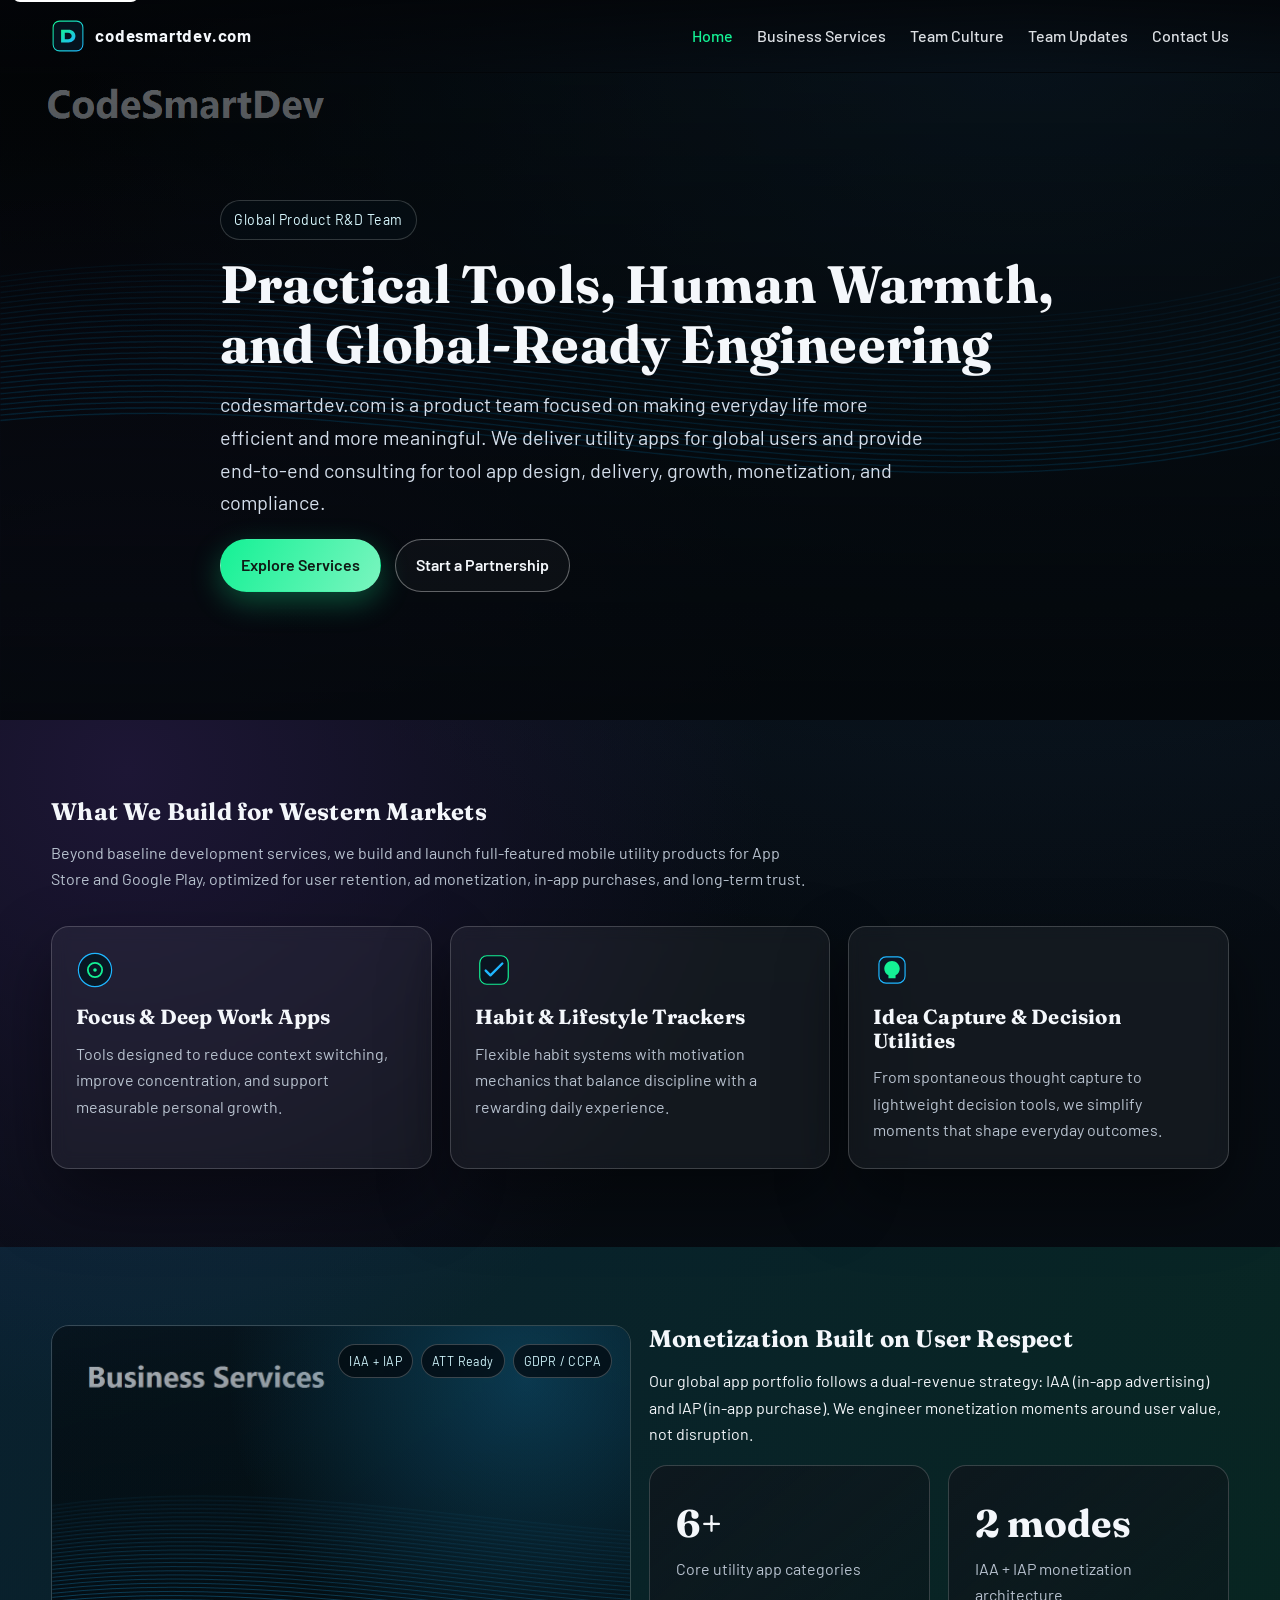
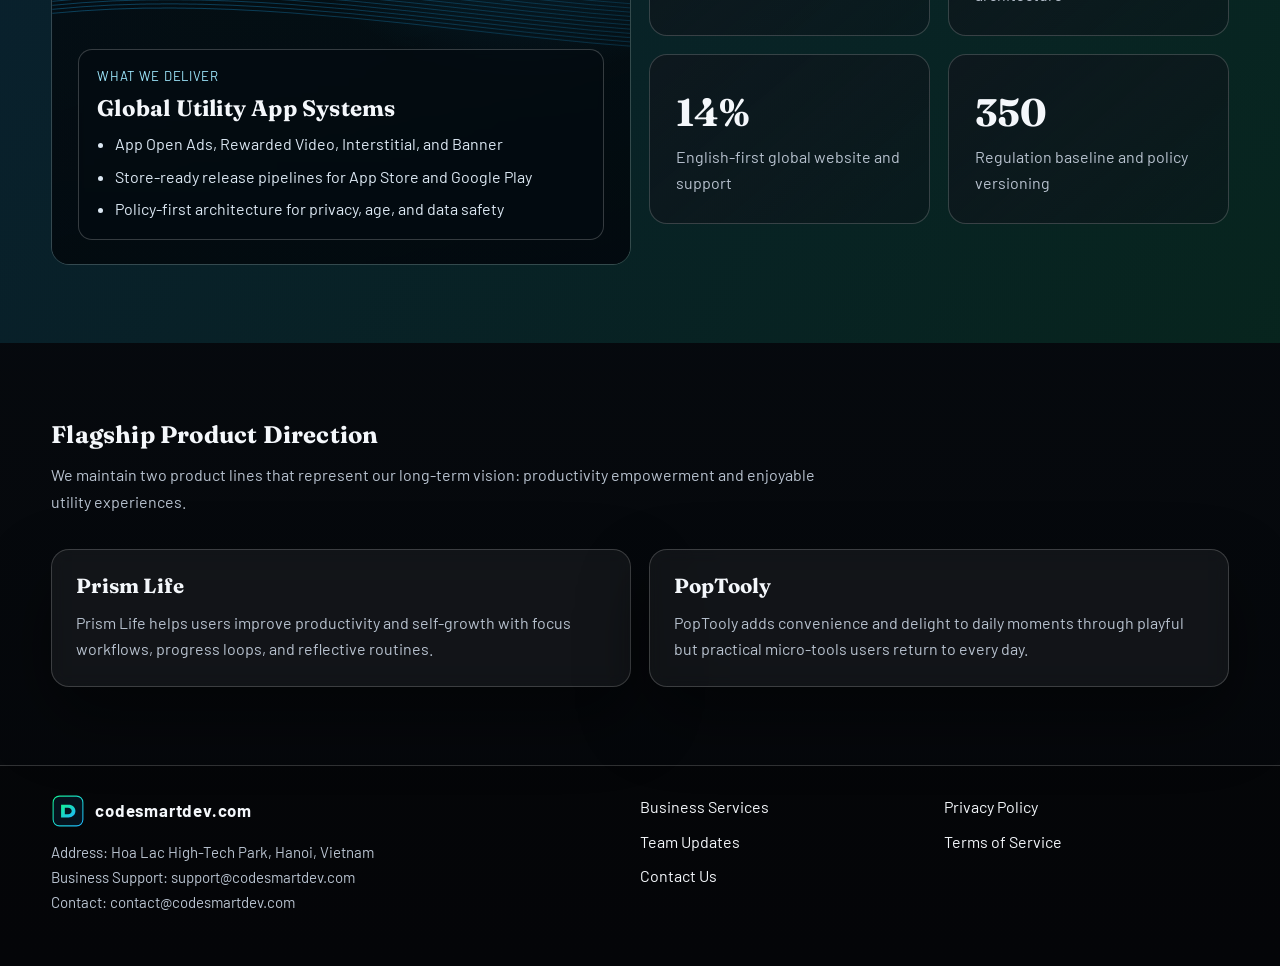
<file: index.html>
<!DOCTYPE html>
<html lang="en">
<head>
  <meta charset="UTF-8" />
  <meta name="viewport" content="width=device-width, initial-scale=1.0" />
  <title>codesmartdev.com | Tool Apps for Productivity and Everyday Delight</title>
  <meta name="description" content="codesmartdev.com develops globally compliant utility apps and consulting services for App Store and Google Play, powered by IAA and IAP with privacy-first design." />
  <meta name="keywords" content="codesmartdev.com, utility app studio, mobile tools, App Store, Google Play, IAA, IAP, AdMob compliance, GDPR, CCPA" />
  <meta name="robots" content="index,follow,max-image-preview:large,max-snippet:-1,max-video-preview:-1" />
  <meta property="og:type" content="website" />
  <meta property="og:title" content="codesmartdev.com Global Team Website" />
  <meta property="og:description" content="We build practical and beautifully engineered mobile tools for global users." />
  <meta property="og:url" content="https://codesmartdev.com/" />
  <meta property="og:image" content="images/og-cover.png" />
  <meta name="twitter:card" content="summary_large_image" />
  <meta name="twitter:title" content="codesmartdev.com" />
  <meta name="twitter:description" content="Productivity and lifestyle utility apps for global markets." />
  <link rel="canonical" href="https://codesmartdev.com/" />
  <link rel="alternate" hreflang="en" href="https://codesmartdev.com/" />
  <link rel="icon" type="image/svg+xml" href="images/favicon.svg" />
  <link rel="stylesheet" href="css/style.css" />
  <script type="application/ld+json">
  {
    "@context": "https://schema.org",
    "@type": "Organization",
    "name": "codesmartdev.com",
    "url": "https://codesmartdev.com/",
    "logo": "https://codesmartdev.com/images/logo.svg",
    "email": "contact@codesmartdev.com",
    "contactPoint": [
      {
        "@type": "ContactPoint",
        "contactType": "customer support",
        "email": "support@codesmartdev.com",
        "availableLanguage": ["English"]
      }
    ],
    "address": {
      "@type": "PostalAddress",
      "streetAddress": "Hoa Lac High-Tech Park",
      "addressLocality": "Hanoi",
      "addressCountry": "Vietnam"
    },
    "sameAs": [
      "https://codesmartdev.com/"
    ]
  }
  </script>
</head>
<body>
  <a href="#content" class="skip-link">Skip to content</a>
  <div class="preloader" aria-hidden="true"><div class="loader-mark"></div></div>

  <header class="site-header">
    <div class="container header-inner">
      <a class="brand" href="index.html" aria-label="codesmartdev.com Home">
        <img src="images/logo.svg" class="brand-logo" alt="codesmartdev.com logo" />
        <span class="brand-text">codesmartdev.com</span>
      </a>
      <button class="nav-toggle" aria-expanded="false" aria-label="Toggle menu">Menu</button>
      <nav class="nav-links" aria-label="Primary navigation">
        <a class="active" href="index.html">Home</a>
        <a href="services.html">Business Services</a>
        <a href="culture.html">Team Culture</a>
        <a href="news.html">Team Updates</a>
        <a href="contact.html">Contact Us</a>
      </nav>
    </div>
  </header>

  <main id="content">
    <section class="hero hero-home">
      <div class="hero-bg parallax" data-speed="0.08" style="background-image: url('images/hero-home.png');"></div>
      <div class="hero-overlay"></div>
      <div class="container hero-content reveal">
        <span class="kicker">Global Product R&D Team</span>
        <h1>Practical Tools, Human Warmth, and Global-Ready Engineering</h1>
        <p class="lead">codesmartdev.com is a product team focused on making everyday life more efficient and more meaningful. We deliver utility apps for global users and provide end-to-end consulting for tool app design, delivery, growth, monetization, and compliance.</p>
        <div class="cta-row">
          <a class="btn btn-primary" href="services.html">Explore Services</a>
          <a class="btn btn-secondary" href="contact.html">Start a Partnership</a>
        </div>
      </div>
    </section>

    <section>
      <div class="container">
        <div class="section-head reveal">
          <h2>What We Build for Western Markets</h2>
          <p>Beyond baseline development services, we build and launch full-featured mobile utility products for App Store and Google Play, optimized for user retention, ad monetization, in-app purchases, and long-term trust.</p>
        </div>
        <div class="grid grid-3">
          <article class="card">
            <img src="images/icon-focus.svg" class="card-icon" alt="Focus icon" />
            <h3>Focus & Deep Work Apps</h3>
            <p>Tools designed to reduce context switching, improve concentration, and support measurable personal growth.</p>
          </article>
          <article class="card">
            <img src="images/icon-habit.svg" class="card-icon" alt="Habit icon" />
            <h3>Habit & Lifestyle Trackers</h3>
            <p>Flexible habit systems with motivation mechanics that balance discipline with a rewarding daily experience.</p>
          </article>
          <article class="card">
            <img src="images/icon-idea.svg" class="card-icon" alt="Idea icon" />
            <h3>Idea Capture & Decision Utilities</h3>
            <p>From spontaneous thought capture to lightweight decision tools, we simplify moments that shape everyday outcomes.</p>
          </article>
        </div>
      </div>
    </section>

    <section class="strip">
      <div class="container">
        <div class="grid grid-2">
          <div class="image-panel showcase-panel reveal">
            <img src="images/hero-services.png" alt="Product dashboard and mobile utility interfaces" />
            <div class="showcase-overlay">
              <p class="showcase-kicker">What We Deliver</p>
              <h3>Global Utility App Systems</h3>
              <ul class="showcase-list">
                <li>App Open Ads, Rewarded Video, Interstitial, and Banner</li>
                <li>Store-ready release pipelines for App Store and Google Play</li>
                <li>Policy-first architecture for privacy, age, and data safety</li>
              </ul>
            </div>
            <div class="showcase-tags" aria-hidden="true">
              <span>IAA + IAP</span>
              <span>ATT Ready</span>
              <span>GDPR / CCPA</span>
            </div>
          </div>
          <div class="reveal">
            <h2>Monetization Built on User Respect</h2>
            <p>Our global app portfolio follows a dual-revenue strategy: IAA (in-app advertising) and IAP (in-app purchase). We engineer monetization moments around user value, not disruption.</p>
            <div class="grid grid-2" style="margin-top: 18px;">
              <div class="metric">
                <div class="metric-value" data-counter="6" data-suffix="+">0</div>
                <div class="metric-label">Core utility app categories</div>
              </div>
              <div class="metric">
                <div class="metric-value" data-counter="2" data-suffix=" modes">0</div>
                <div class="metric-label">IAA + IAP monetization architecture</div>
              </div>
              <div class="metric">
                <div class="metric-value" data-counter="100" data-suffix="%">0</div>
                <div class="metric-label">English-first global website and support</div>
              </div>
              <div class="metric">
                <div class="metric-value" data-counter="2026">0</div>
                <div class="metric-label">Regulation baseline and policy versioning</div>
              </div>
            </div>
          </div>
        </div>
      </div>
    </section>

    <section>
      <div class="container">
        <div class="section-head reveal">
          <h2>Flagship Product Direction</h2>
          <p>We maintain two product lines that represent our long-term vision: productivity empowerment and enjoyable utility experiences.</p>
        </div>
        <div class="grid grid-2">
          <article class="card">
            <h3>Prism Life</h3>
            <p>Prism Life helps users improve productivity and self-growth with focus workflows, progress loops, and reflective routines.</p>
          </article>
          <article class="card">
            <h3>PopTooly</h3>
            <p>PopTooly adds convenience and delight to daily moments through playful but practical micro-tools users return to every day.</p>
          </article>
        </div>
      </div>
    </section>
  </main>

  <footer class="site-footer">
    <div class="container footer-grid">
      <div>
        <a class="brand" href="index.html">
          <img src="images/logo.svg" class="brand-logo" alt="codesmartdev.com logo" />
          <span class="brand-text">codesmartdev.com</span>
        </a>
        <p class="footer-meta">Address: Hoa Lac High-Tech Park, Hanoi, Vietnam<br />Business Support: support@codesmartdev.com<br />Contact: contact@codesmartdev.com</p>
      </div>
      <nav class="footer-nav" aria-label="Footer navigation">
        <a href="services.html">Business Services</a>
        <a href="news.html">Team Updates</a>
        <a href="contact.html">Contact Us</a>
      </nav>
      <nav class="footer-legal" aria-label="Legal links">
        <a href="privacy-policy.html">Privacy Policy</a>
        <a href="terms-of-service.html">Terms of Service</a>
      </nav>
    </div>
  </footer>

  <script src="js/main.js" defer></script>
</body>
</html>
</file>
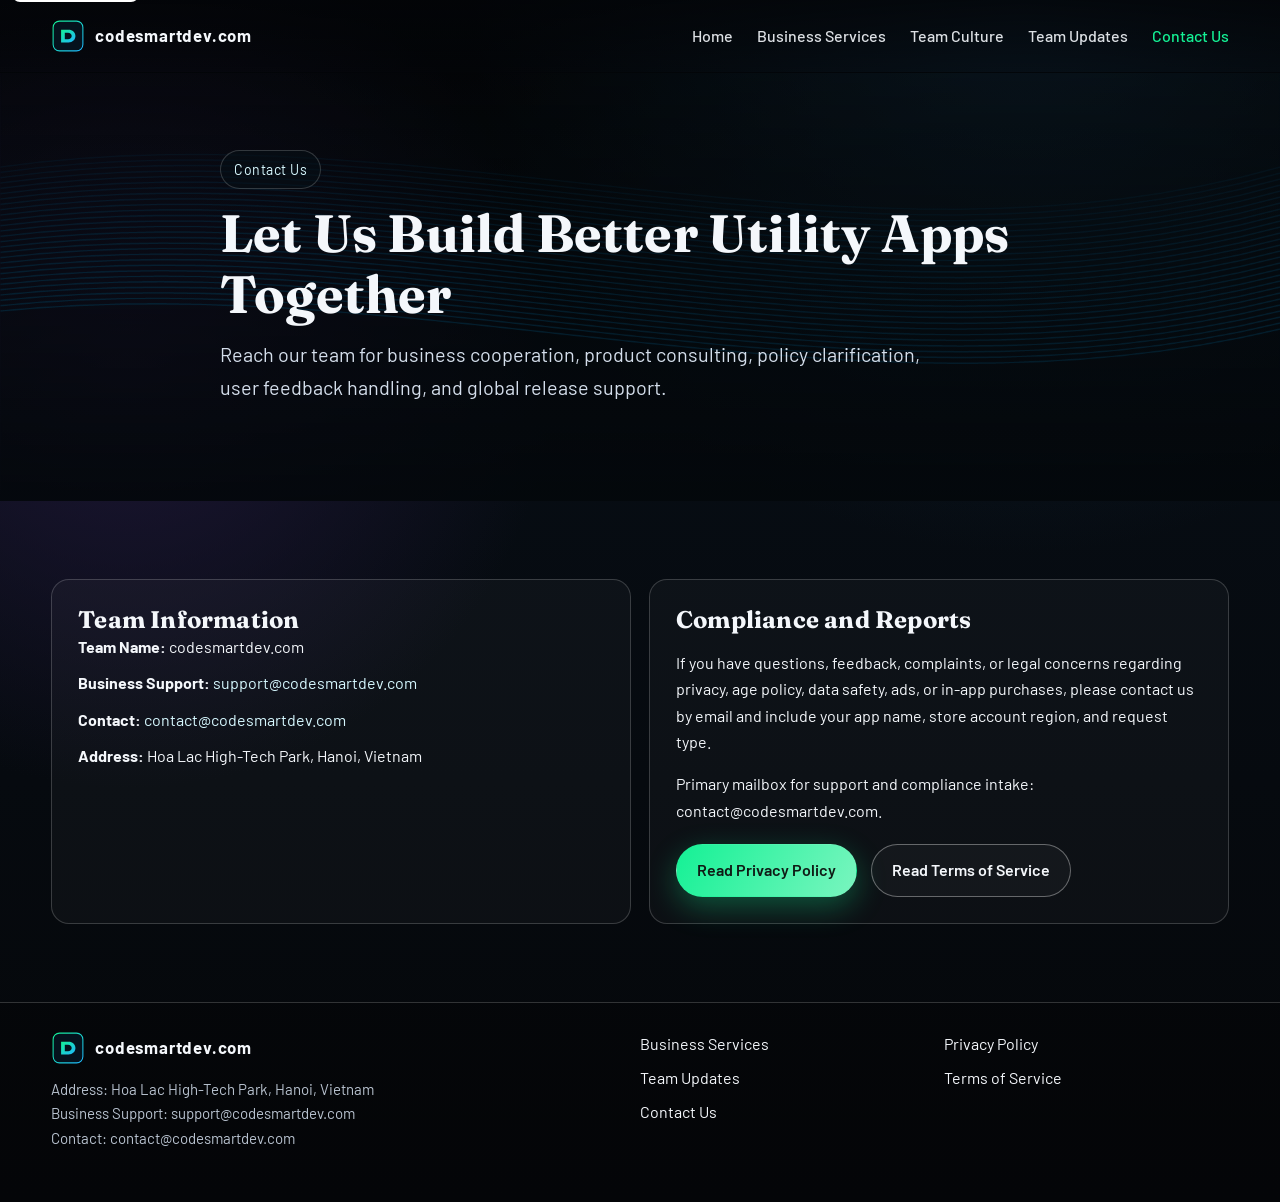
<file: contact.html>
<!DOCTYPE html>
<html lang="en">
<head>
  <meta charset="UTF-8" />
  <meta name="viewport" content="width=device-width, initial-scale=1.0" />
  <title>Contact Us | codesmartdev.com</title>
  <meta name="description" content="Contact codesmartdev.com for business support, partnership opportunities, and global utility app consulting." />
  <meta name="robots" content="index,follow" />
  <link rel="canonical" href="https://codesmartdev.com/contact.html" />
  <link rel="alternate" hreflang="en" href="https://codesmartdev.com/contact.html" />
  <link rel="icon" type="image/svg+xml" href="images/favicon.svg" />
  <link rel="stylesheet" href="css/style.css" />
</head>
<body>
  <a href="#content" class="skip-link">Skip to content</a>
  <div class="preloader" aria-hidden="true"><div class="loader-mark"></div></div>

  <header class="site-header">
    <div class="container header-inner">
      <a class="brand" href="index.html"><img src="images/logo.svg" class="brand-logo" alt="Logo" /><span class="brand-text">codesmartdev.com</span></a>
      <button class="nav-toggle" aria-expanded="false" aria-label="Toggle menu">Menu</button>
      <nav class="nav-links" aria-label="Primary navigation">
        <a href="index.html">Home</a>
        <a href="services.html">Business Services</a>
        <a href="culture.html">Team Culture</a>
        <a href="news.html">Team Updates</a>
        <a class="active" href="contact.html">Contact Us</a>
      </nav>
    </div>
  </header>

  <main id="content">
    <section class="hero page-hero">
      <div class="hero-bg parallax" data-speed="0.07" style="background-image: url('images/hero-contact.png');"></div>
      <div class="hero-overlay"></div>
      <div class="container hero-content reveal">
        <span class="kicker">Contact Us</span>
        <h1>Let Us Build Better Utility Apps Together</h1>
        <p class="lead">Reach our team for business cooperation, product consulting, policy clarification, user feedback handling, and global release support.</p>
      </div>
    </section>

    <section>
      <div class="container grid grid-2">
        <article class="contact-box reveal">
          <h2>Team Information</h2>
          <ul class="contact-list">
            <li><strong>Team Name:</strong> codesmartdev.com</li>
            <li><strong>Business Support:</strong> <a href="mailto:support@codesmartdev.com">support@codesmartdev.com</a></li>
            <li><strong>Contact:</strong> <a href="mailto:contact@codesmartdev.com">contact@codesmartdev.com</a></li>
            <li><strong>Address:</strong> Hoa Lac High-Tech Park, Hanoi, Vietnam</li>
          </ul>
        </article>

        <article class="contact-box reveal">
          <h2>Compliance and Reports</h2>
          <p>If you have questions, feedback, complaints, or legal concerns regarding privacy, age policy, data safety, ads, or in-app purchases, please contact us by email and include your app name, store account region, and request type.</p>
          <p>Primary mailbox for support and compliance intake: <a href="mailto:contact@codesmartdev.com">contact@codesmartdev.com</a>.</p>
          <div class="cta-row">
            <a class="btn btn-primary" href="privacy-policy.html">Read Privacy Policy</a>
            <a class="btn btn-secondary" href="terms-of-service.html">Read Terms of Service</a>
          </div>
        </article>
      </div>
    </section>
  </main>

  <footer class="site-footer">
    <div class="container footer-grid">
      <div>
        <a class="brand" href="index.html"><img src="images/logo.svg" class="brand-logo" alt="Logo" /><span class="brand-text">codesmartdev.com</span></a>
        <p class="footer-meta">Address: Hoa Lac High-Tech Park, Hanoi, Vietnam<br />Business Support: support@codesmartdev.com<br />Contact: contact@codesmartdev.com</p>
      </div>
      <nav class="footer-nav" aria-label="Footer navigation">
        <a href="services.html">Business Services</a>
        <a href="news.html">Team Updates</a>
        <a href="contact.html">Contact Us</a>
      </nav>
      <nav class="footer-legal" aria-label="Legal links">
        <a href="privacy-policy.html">Privacy Policy</a>
        <a href="terms-of-service.html">Terms of Service</a>
      </nav>
    </div>
  </footer>

  <script src="js/main.js" defer></script>
</body>
</html>
</file>
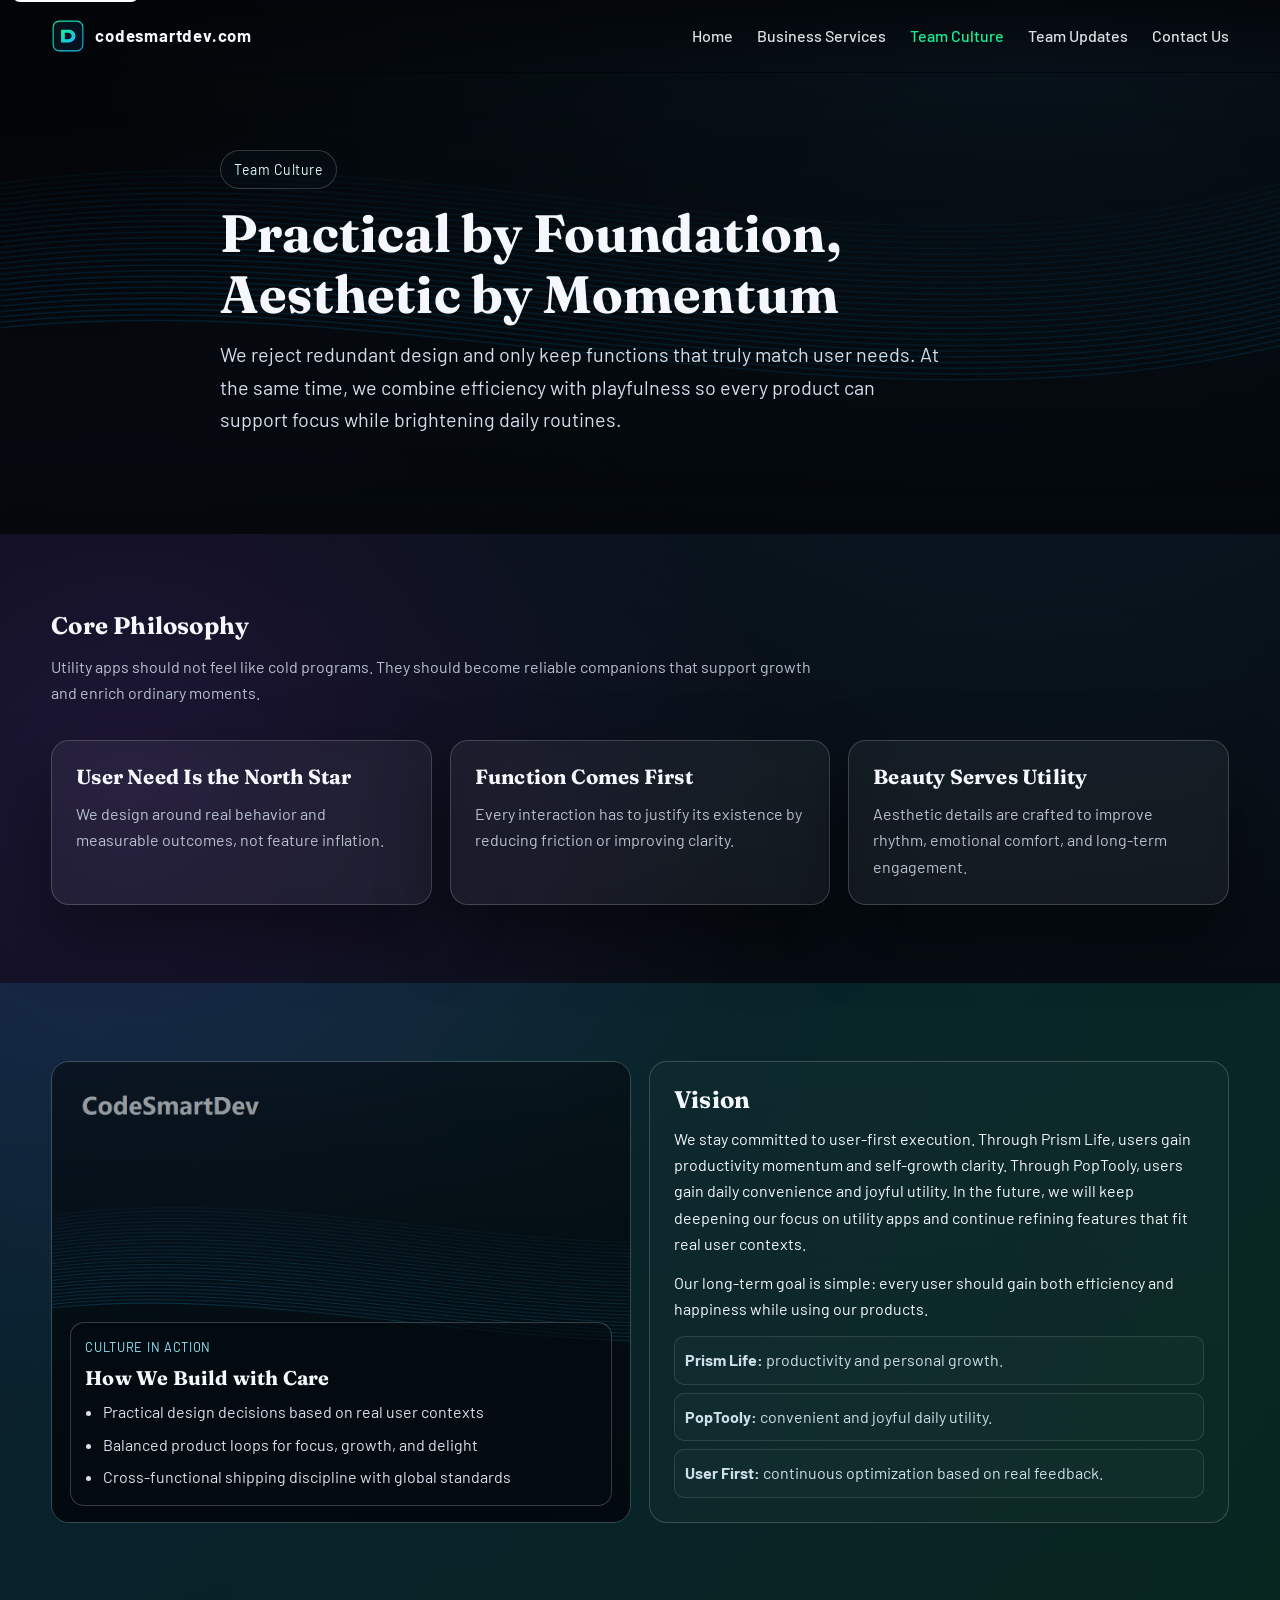
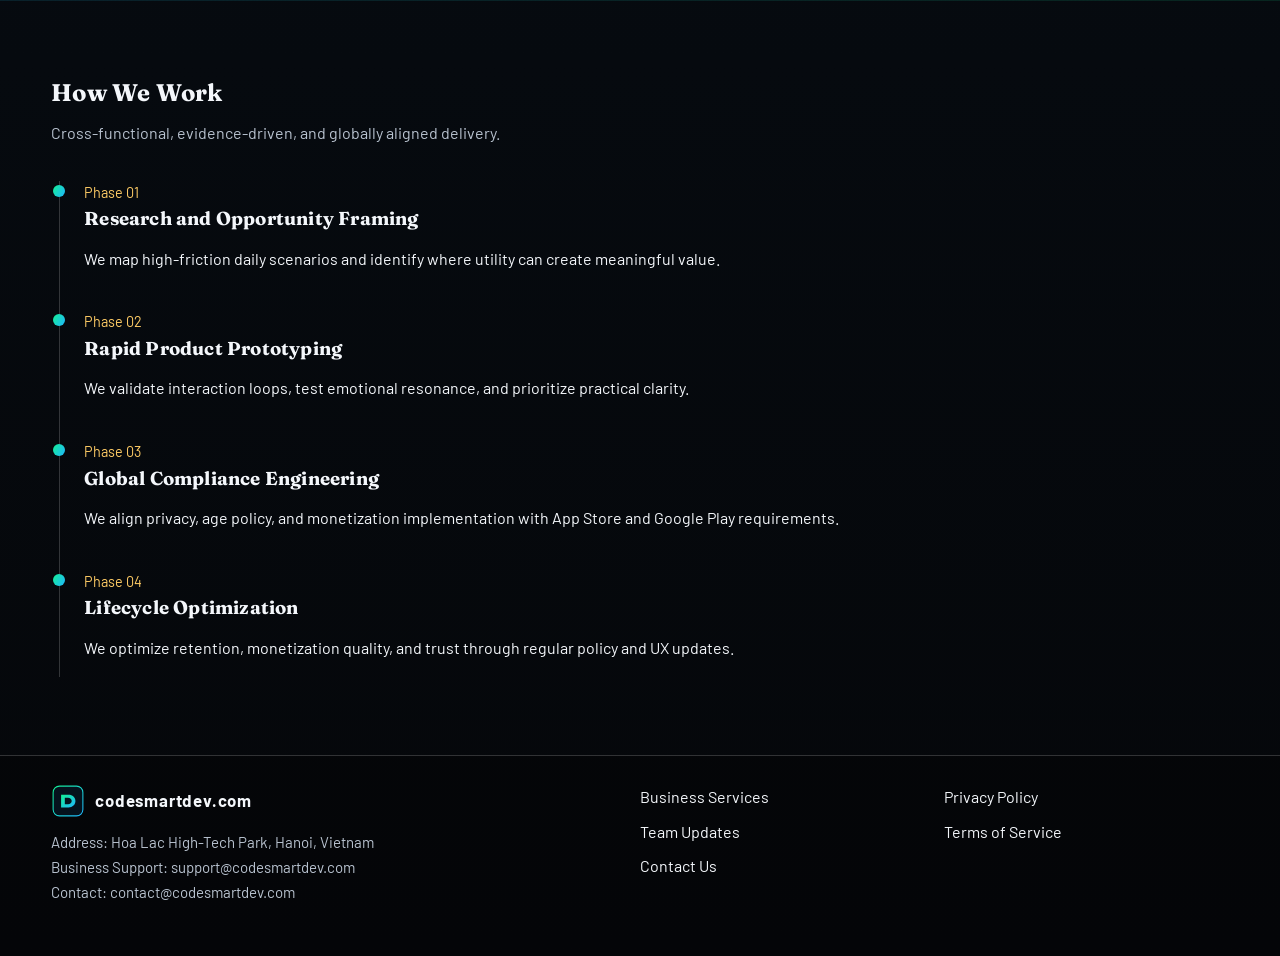
<file: culture.html>
<!DOCTYPE html>
<html lang="en">
<head>
  <meta charset="UTF-8" />
  <meta name="viewport" content="width=device-width, initial-scale=1.0" />
  <title>Team Culture | codesmartdev.com</title>
  <meta name="description" content="The core philosophy and team vision of codesmartdev.com: practical by foundation, aesthetic by momentum, always user-first." />
  <meta name="robots" content="index,follow" />
  <link rel="canonical" href="https://codesmartdev.com/culture.html" />
  <link rel="alternate" hreflang="en" href="https://codesmartdev.com/culture.html" />
  <link rel="icon" type="image/svg+xml" href="images/favicon.svg" />
  <link rel="stylesheet" href="css/style.css" />
</head>
<body>
  <a href="#content" class="skip-link">Skip to content</a>
  <div class="preloader" aria-hidden="true"><div class="loader-mark"></div></div>

  <header class="site-header">
    <div class="container header-inner">
      <a class="brand" href="index.html"><img src="images/logo.svg" class="brand-logo" alt="Logo" /><span class="brand-text">codesmartdev.com</span></a>
      <button class="nav-toggle" aria-expanded="false" aria-label="Toggle menu">Menu</button>
      <nav class="nav-links" aria-label="Primary navigation">
        <a href="index.html">Home</a>
        <a href="services.html">Business Services</a>
        <a class="active" href="culture.html">Team Culture</a>
        <a href="news.html">Team Updates</a>
        <a href="contact.html">Contact Us</a>
      </nav>
    </div>
  </header>

  <main id="content">
    <section class="hero page-hero">
      <div class="hero-bg parallax" data-speed="0.06" style="background-image: url('images/hero-culture.png');"></div>
      <div class="hero-overlay"></div>
      <div class="container hero-content reveal">
        <span class="kicker">Team Culture</span>
        <h1>Practical by Foundation, Aesthetic by Momentum</h1>
        <p class="lead">We reject redundant design and only keep functions that truly match user needs. At the same time, we combine efficiency with playfulness so every product can support focus while brightening daily routines.</p>
      </div>
    </section>

    <section>
      <div class="container">
        <div class="section-head reveal">
          <h2>Core Philosophy</h2>
          <p>Utility apps should not feel like cold programs. They should become reliable companions that support growth and enrich ordinary moments.</p>
        </div>
        <div class="grid grid-3">
          <article class="card">
            <h3>User Need Is the North Star</h3>
            <p>We design around real behavior and measurable outcomes, not feature inflation.</p>
          </article>
          <article class="card">
            <h3>Function Comes First</h3>
            <p>Every interaction has to justify its existence by reducing friction or improving clarity.</p>
          </article>
          <article class="card">
            <h3>Beauty Serves Utility</h3>
            <p>Aesthetic details are crafted to improve rhythm, emotional comfort, and long-term engagement.</p>
          </article>
        </div>
      </div>
    </section>

    <section class="strip culture-vision-section">
      <div class="container grid grid-2">
        <div class="image-panel vision-panel reveal">
          <img src="images/hero-home.png" alt="Design and engineering collaboration" />
          <div class="vision-overlay">
            <p class="vision-kicker">Culture In Action</p>
            <h3>How We Build with Care</h3>
            <ul class="vision-list">
              <li>Practical design decisions based on real user contexts</li>
              <li>Balanced product loops for focus, growth, and delight</li>
              <li>Cross-functional shipping discipline with global standards</li>
            </ul>
          </div>
        </div>
        <div class="reveal vision-copy">
          <h2>Vision</h2>
          <p>We stay committed to user-first execution. Through Prism Life, users gain productivity momentum and self-growth clarity. Through PopTooly, users gain daily convenience and joyful utility. In the future, we will keep deepening our focus on utility apps and continue refining features that fit real user contexts.</p>
          <p>Our long-term goal is simple: every user should gain both efficiency and happiness while using our products.</p>
          <div class="vision-points">
            <div class="vision-point"><strong>Prism Life:</strong> productivity and personal growth.</div>
            <div class="vision-point"><strong>PopTooly:</strong> convenient and joyful daily utility.</div>
            <div class="vision-point"><strong>User First:</strong> continuous optimization based on real feedback.</div>
          </div>
        </div>
      </div>
    </section>

    <section>
      <div class="container">
        <div class="section-head reveal">
          <h2>How We Work</h2>
          <p>Cross-functional, evidence-driven, and globally aligned delivery.</p>
        </div>
        <div class="timeline reveal">
          <div class="timeline-item">
            <time>Phase 01</time>
            <h3>Research and Opportunity Framing</h3>
            <p>We map high-friction daily scenarios and identify where utility can create meaningful value.</p>
          </div>
          <div class="timeline-item">
            <time>Phase 02</time>
            <h3>Rapid Product Prototyping</h3>
            <p>We validate interaction loops, test emotional resonance, and prioritize practical clarity.</p>
          </div>
          <div class="timeline-item">
            <time>Phase 03</time>
            <h3>Global Compliance Engineering</h3>
            <p>We align privacy, age policy, and monetization implementation with App Store and Google Play requirements.</p>
          </div>
          <div class="timeline-item">
            <time>Phase 04</time>
            <h3>Lifecycle Optimization</h3>
            <p>We optimize retention, monetization quality, and trust through regular policy and UX updates.</p>
          </div>
        </div>
      </div>
    </section>
  </main>

  <footer class="site-footer">
    <div class="container footer-grid">
      <div>
        <a class="brand" href="index.html"><img src="images/logo.svg" class="brand-logo" alt="Logo" /><span class="brand-text">codesmartdev.com</span></a>
        <p class="footer-meta">Address: Hoa Lac High-Tech Park, Hanoi, Vietnam<br />Business Support: support@codesmartdev.com<br />Contact: contact@codesmartdev.com</p>
      </div>
      <nav class="footer-nav" aria-label="Footer navigation">
        <a href="services.html">Business Services</a>
        <a href="news.html">Team Updates</a>
        <a href="contact.html">Contact Us</a>
      </nav>
      <nav class="footer-legal" aria-label="Legal links">
        <a href="privacy-policy.html">Privacy Policy</a>
        <a href="terms-of-service.html">Terms of Service</a>
      </nav>
    </div>
  </footer>

  <script src="js/main.js" defer></script>
</body>
</html>
</file>
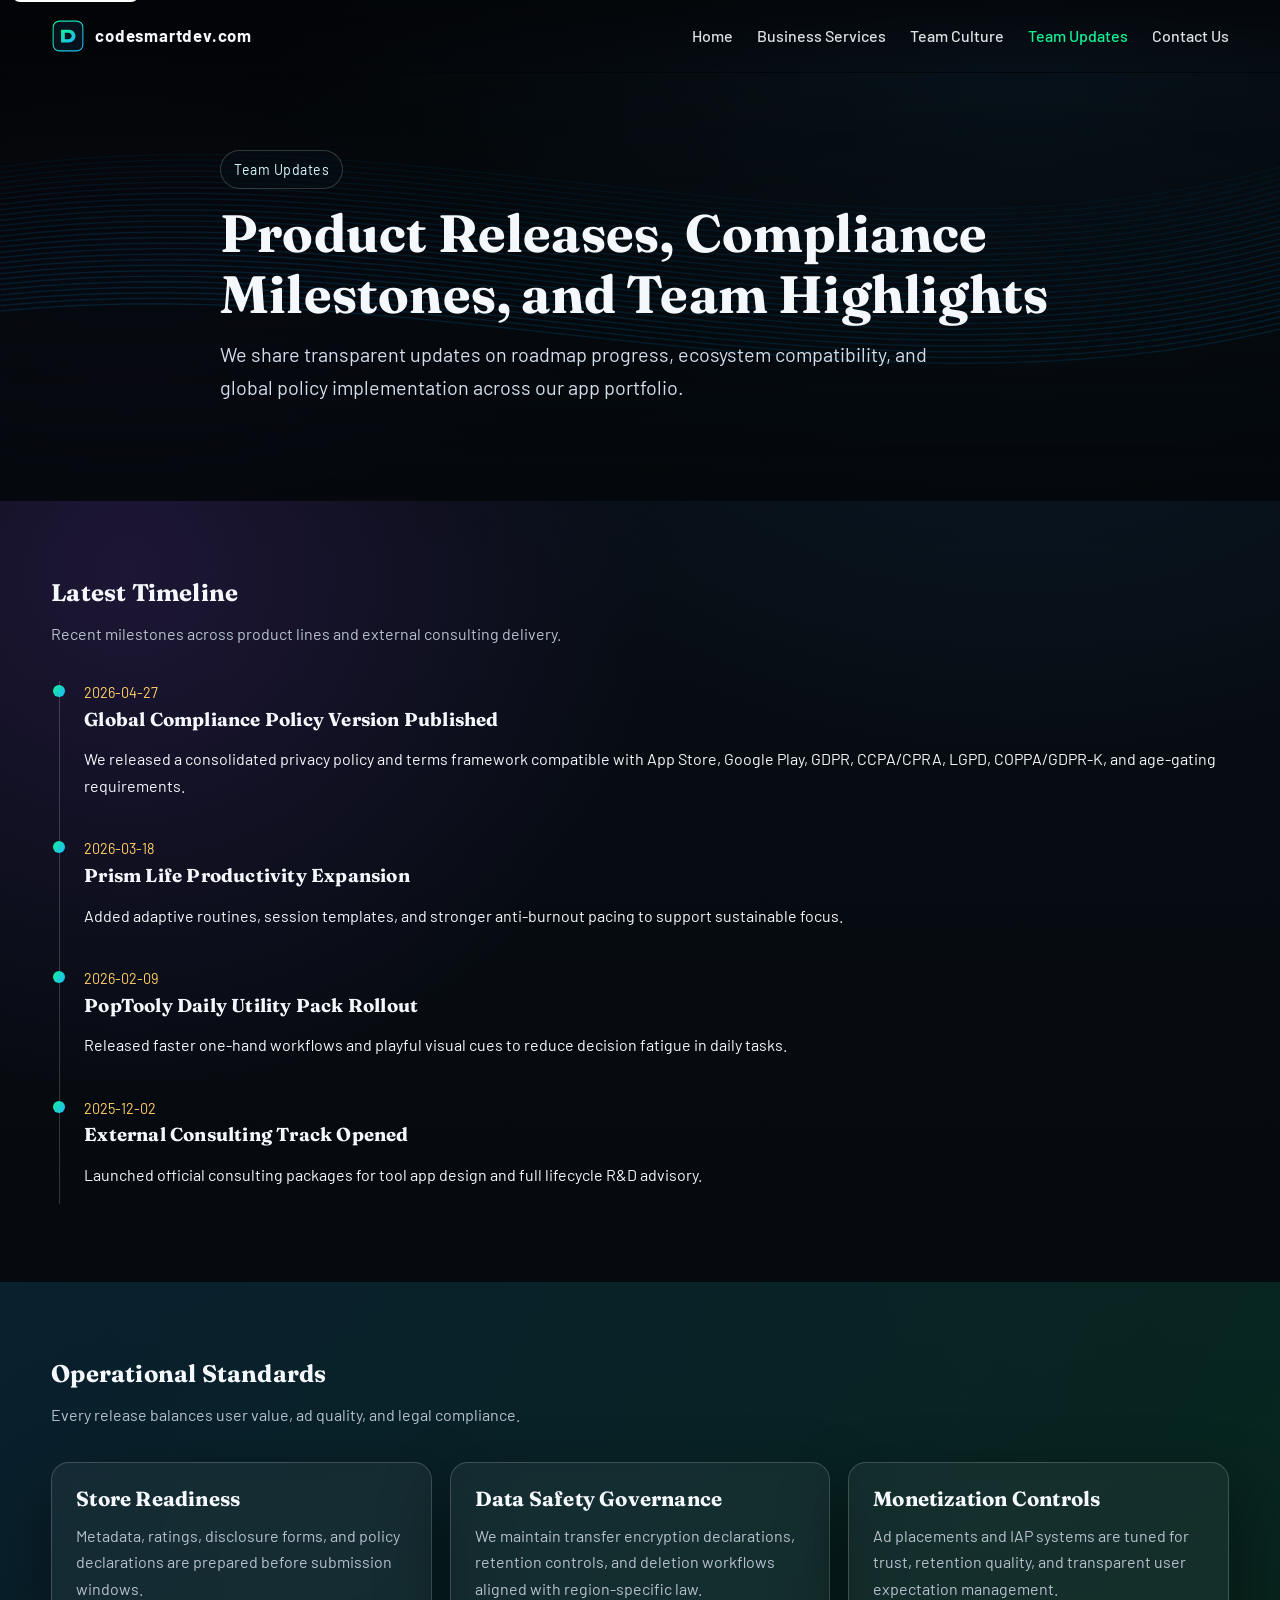
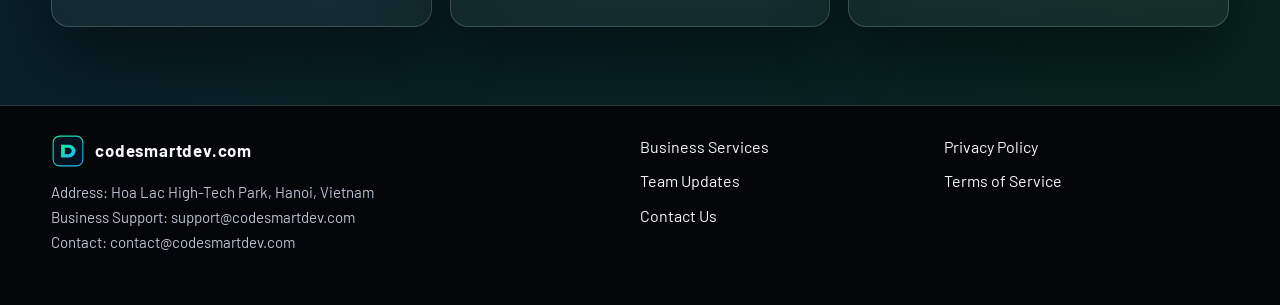
<file: news.html>
<!DOCTYPE html>
<html lang="en">
<head>
  <meta charset="UTF-8" />
  <meta name="viewport" content="width=device-width, initial-scale=1.0" />
  <title>Team Updates | codesmartdev.com</title>
  <meta name="description" content="Latest product, compliance, and partnership updates from codesmartdev.com for global utility app users and clients." />
  <meta name="robots" content="index,follow" />
  <link rel="canonical" href="https://codesmartdev.com/news.html" />
  <link rel="alternate" hreflang="en" href="https://codesmartdev.com/news.html" />
  <link rel="icon" type="image/svg+xml" href="images/favicon.svg" />
  <link rel="stylesheet" href="css/style.css" />
</head>
<body>
  <a href="#content" class="skip-link">Skip to content</a>
  <div class="preloader" aria-hidden="true"><div class="loader-mark"></div></div>

  <header class="site-header">
    <div class="container header-inner">
      <a class="brand" href="index.html"><img src="images/logo.svg" class="brand-logo" alt="Logo" /><span class="brand-text">codesmartdev.com</span></a>
      <button class="nav-toggle" aria-expanded="false" aria-label="Toggle menu">Menu</button>
      <nav class="nav-links" aria-label="Primary navigation">
        <a href="index.html">Home</a>
        <a href="services.html">Business Services</a>
        <a href="culture.html">Team Culture</a>
        <a class="active" href="news.html">Team Updates</a>
        <a href="contact.html">Contact Us</a>
      </nav>
    </div>
  </header>

  <main id="content">
    <section class="hero page-hero">
      <div class="hero-bg parallax" data-speed="0.09" style="background-image: url('images/hero-news.png');"></div>
      <div class="hero-overlay"></div>
      <div class="container hero-content reveal">
        <span class="kicker">Team Updates</span>
        <h1>Product Releases, Compliance Milestones, and Team Highlights</h1>
        <p class="lead">We share transparent updates on roadmap progress, ecosystem compatibility, and global policy implementation across our app portfolio.</p>
      </div>
    </section>

    <section>
      <div class="container">
        <div class="section-head reveal">
          <h2>Latest Timeline</h2>
          <p>Recent milestones across product lines and external consulting delivery.</p>
        </div>
        <div class="timeline reveal">
          <div class="timeline-item">
            <time>2026-04-27</time>
            <h3>Global Compliance Policy Version Published</h3>
            <p>We released a consolidated privacy policy and terms framework compatible with App Store, Google Play, GDPR, CCPA/CPRA, LGPD, COPPA/GDPR-K, and age-gating requirements.</p>
          </div>
          <div class="timeline-item">
            <time>2026-03-18</time>
            <h3>Prism Life Productivity Expansion</h3>
            <p>Added adaptive routines, session templates, and stronger anti-burnout pacing to support sustainable focus.</p>
          </div>
          <div class="timeline-item">
            <time>2026-02-09</time>
            <h3>PopTooly Daily Utility Pack Rollout</h3>
            <p>Released faster one-hand workflows and playful visual cues to reduce decision fatigue in daily tasks.</p>
          </div>
          <div class="timeline-item">
            <time>2025-12-02</time>
            <h3>External Consulting Track Opened</h3>
            <p>Launched official consulting packages for tool app design and full lifecycle R&D advisory.</p>
          </div>
        </div>
      </div>
    </section>

    <section class="strip">
      <div class="container">
        <div class="section-head reveal">
          <h2>Operational Standards</h2>
          <p>Every release balances user value, ad quality, and legal compliance.</p>
        </div>
        <div class="grid grid-3">
          <article class="card"><h3>Store Readiness</h3><p>Metadata, ratings, disclosure forms, and policy declarations are prepared before submission windows.</p></article>
          <article class="card"><h3>Data Safety Governance</h3><p>We maintain transfer encryption declarations, retention controls, and deletion workflows aligned with region-specific law.</p></article>
          <article class="card"><h3>Monetization Controls</h3><p>Ad placements and IAP systems are tuned for trust, retention quality, and transparent user expectation management.</p></article>
        </div>
      </div>
    </section>
  </main>

  <footer class="site-footer">
    <div class="container footer-grid">
      <div>
        <a class="brand" href="index.html"><img src="images/logo.svg" class="brand-logo" alt="Logo" /><span class="brand-text">codesmartdev.com</span></a>
        <p class="footer-meta">Address: Hoa Lac High-Tech Park, Hanoi, Vietnam<br />Business Support: support@codesmartdev.com<br />Contact: contact@codesmartdev.com</p>
      </div>
      <nav class="footer-nav" aria-label="Footer navigation">
        <a href="services.html">Business Services</a>
        <a href="news.html">Team Updates</a>
        <a href="contact.html">Contact Us</a>
      </nav>
      <nav class="footer-legal" aria-label="Legal links">
        <a href="privacy-policy.html">Privacy Policy</a>
        <a href="terms-of-service.html">Terms of Service</a>
      </nav>
    </div>
  </footer>

  <script src="js/main.js" defer></script>
</body>
</html>
</file>
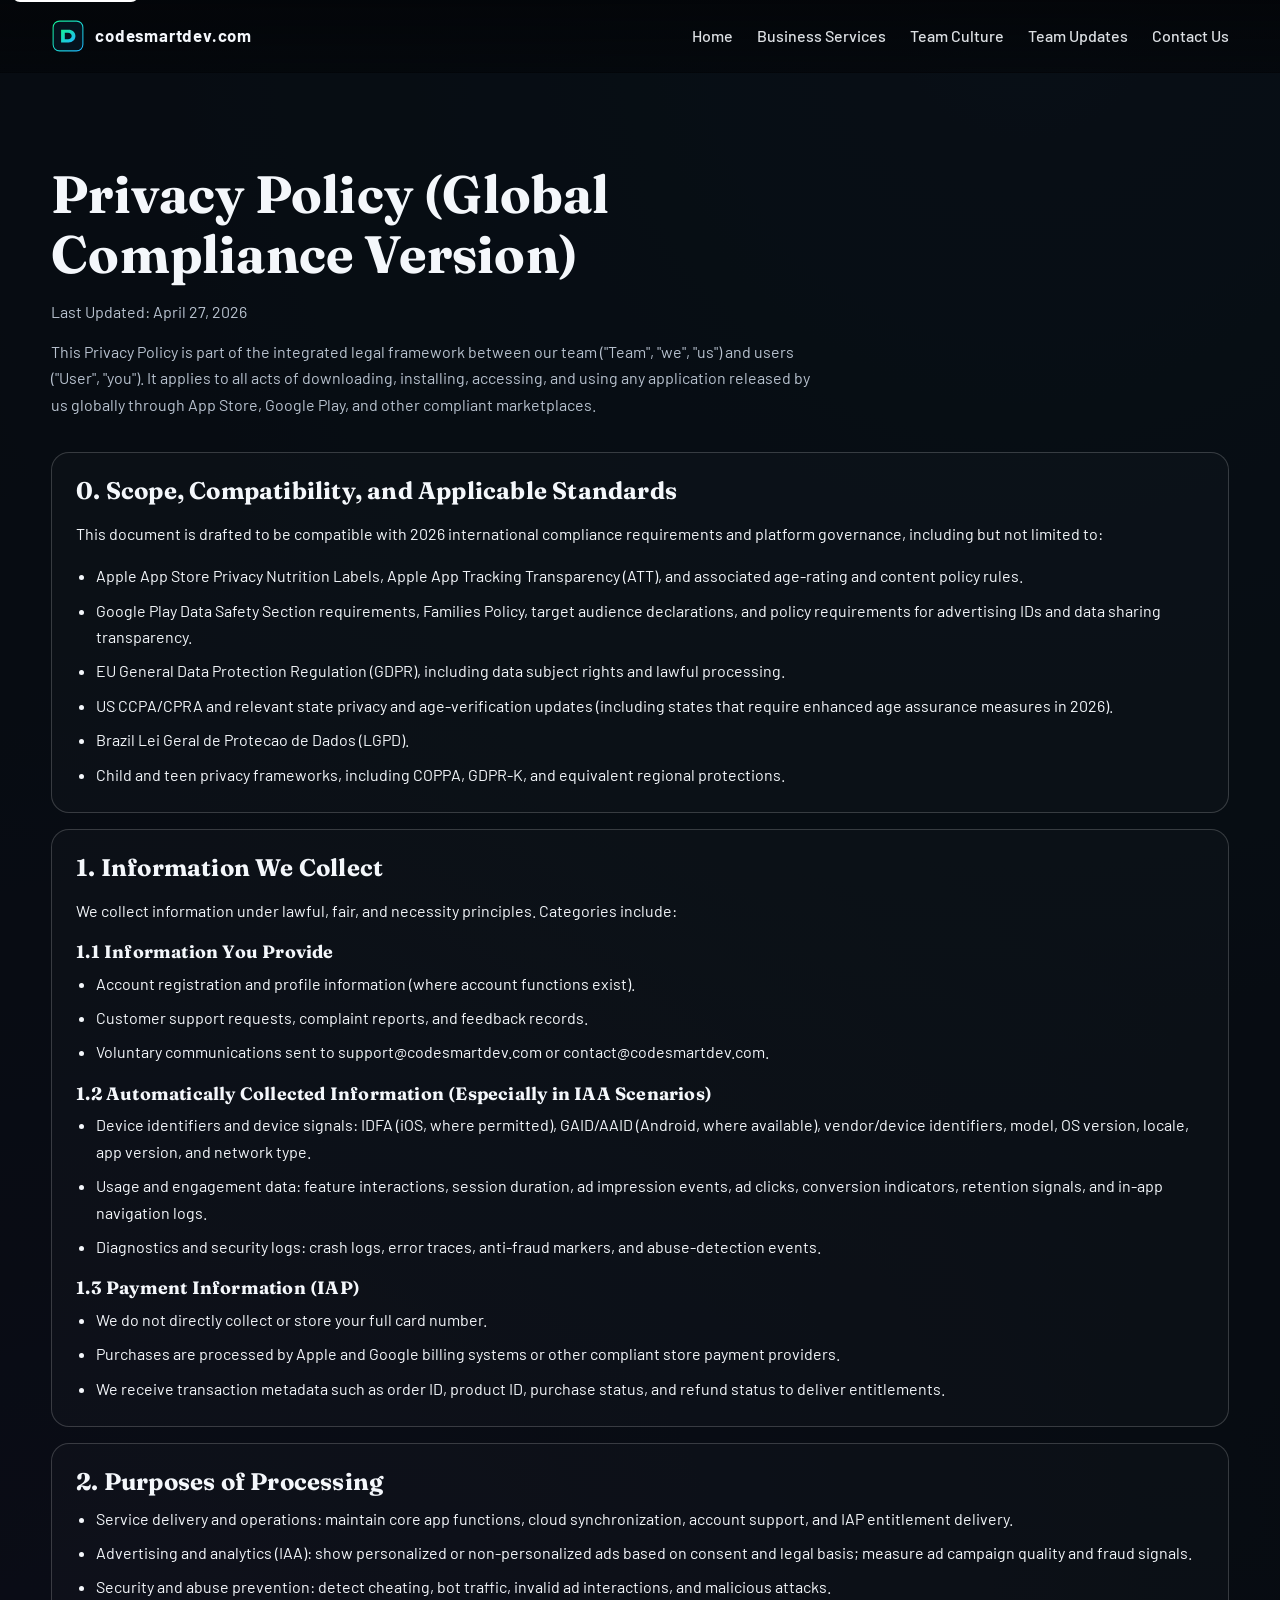
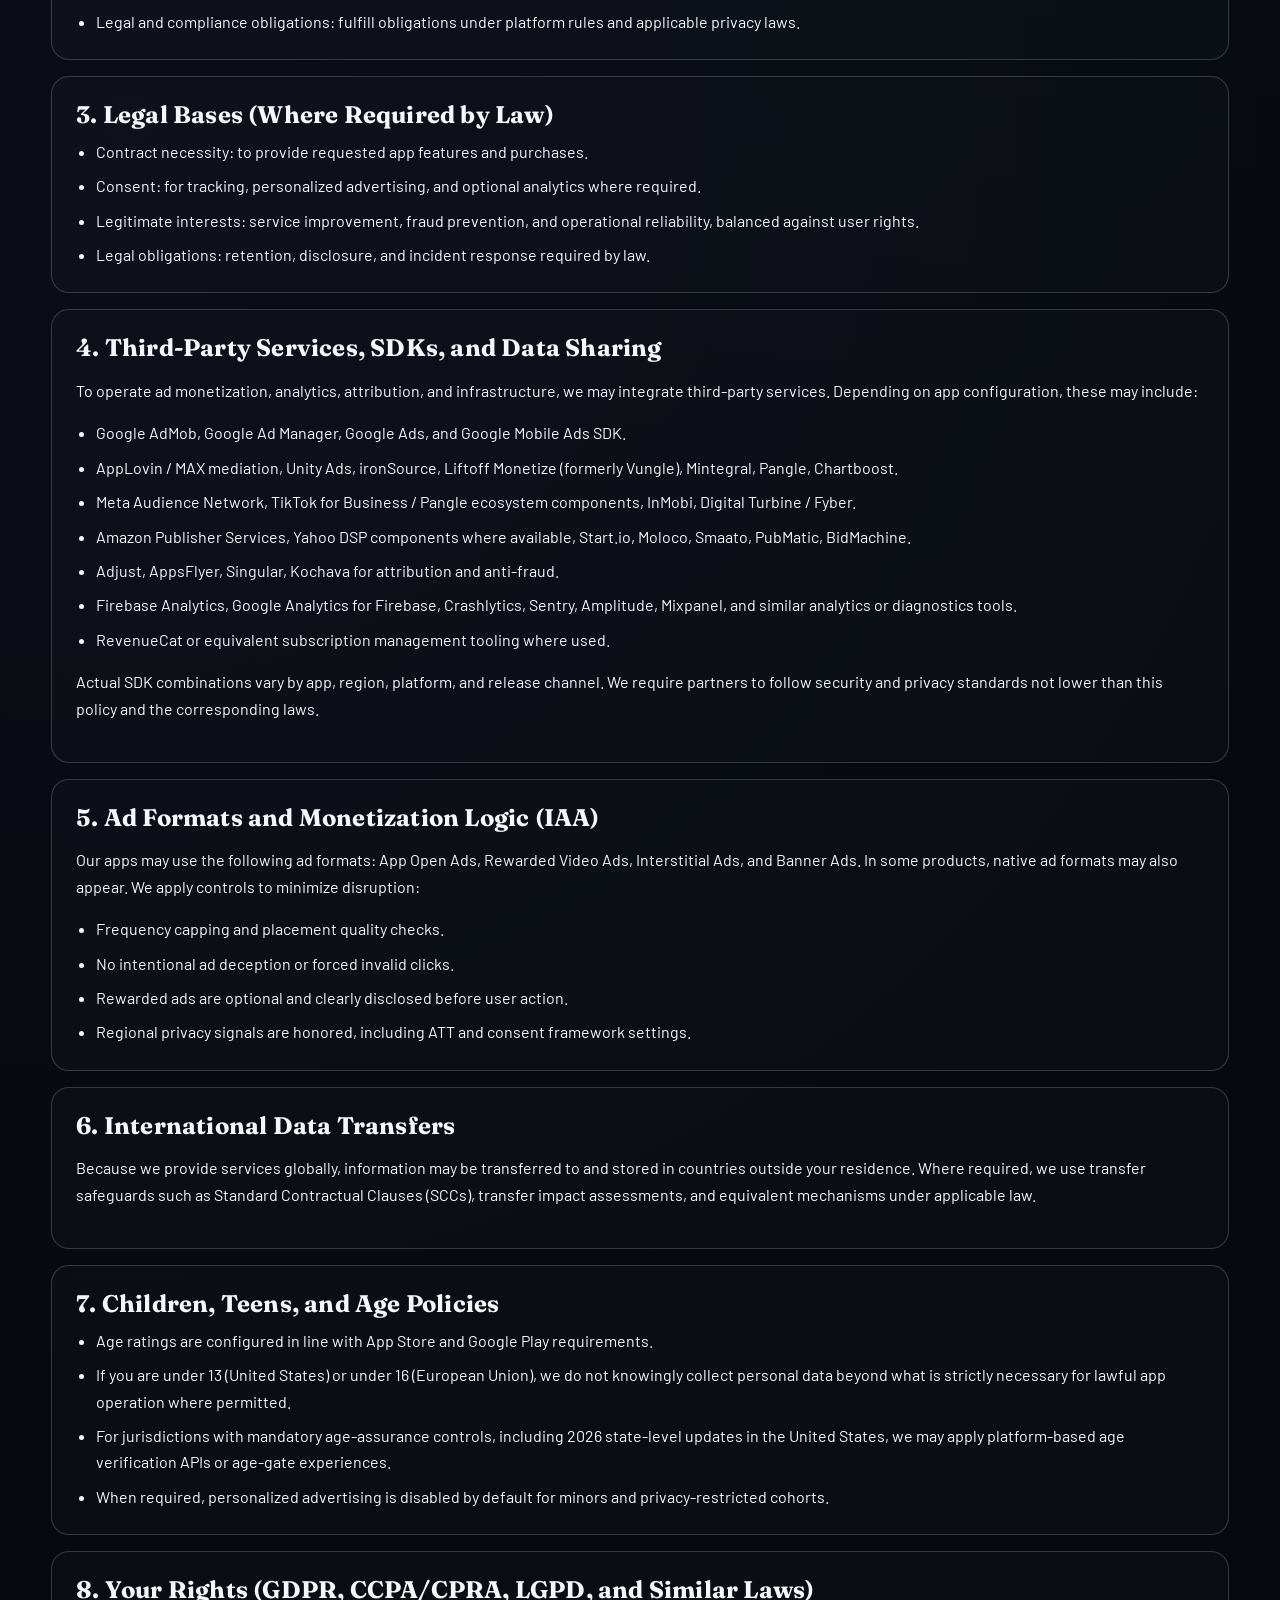
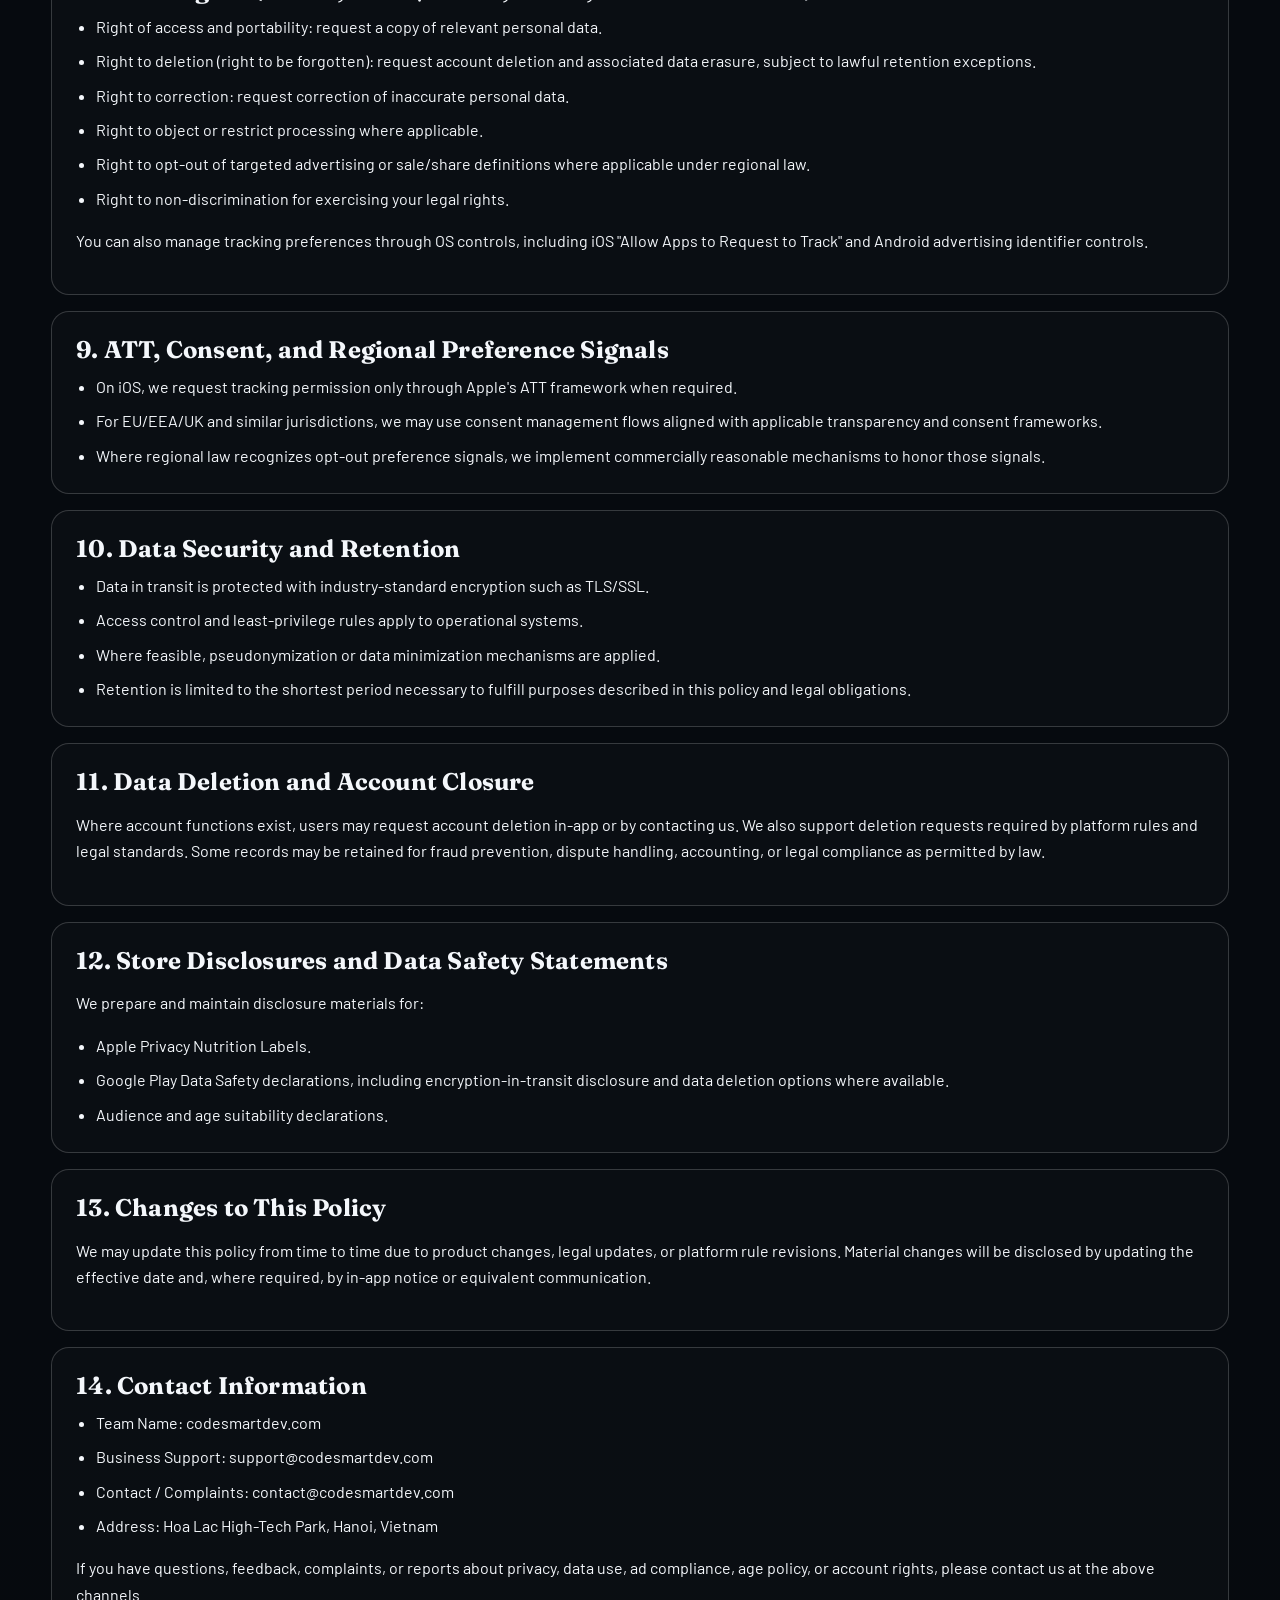
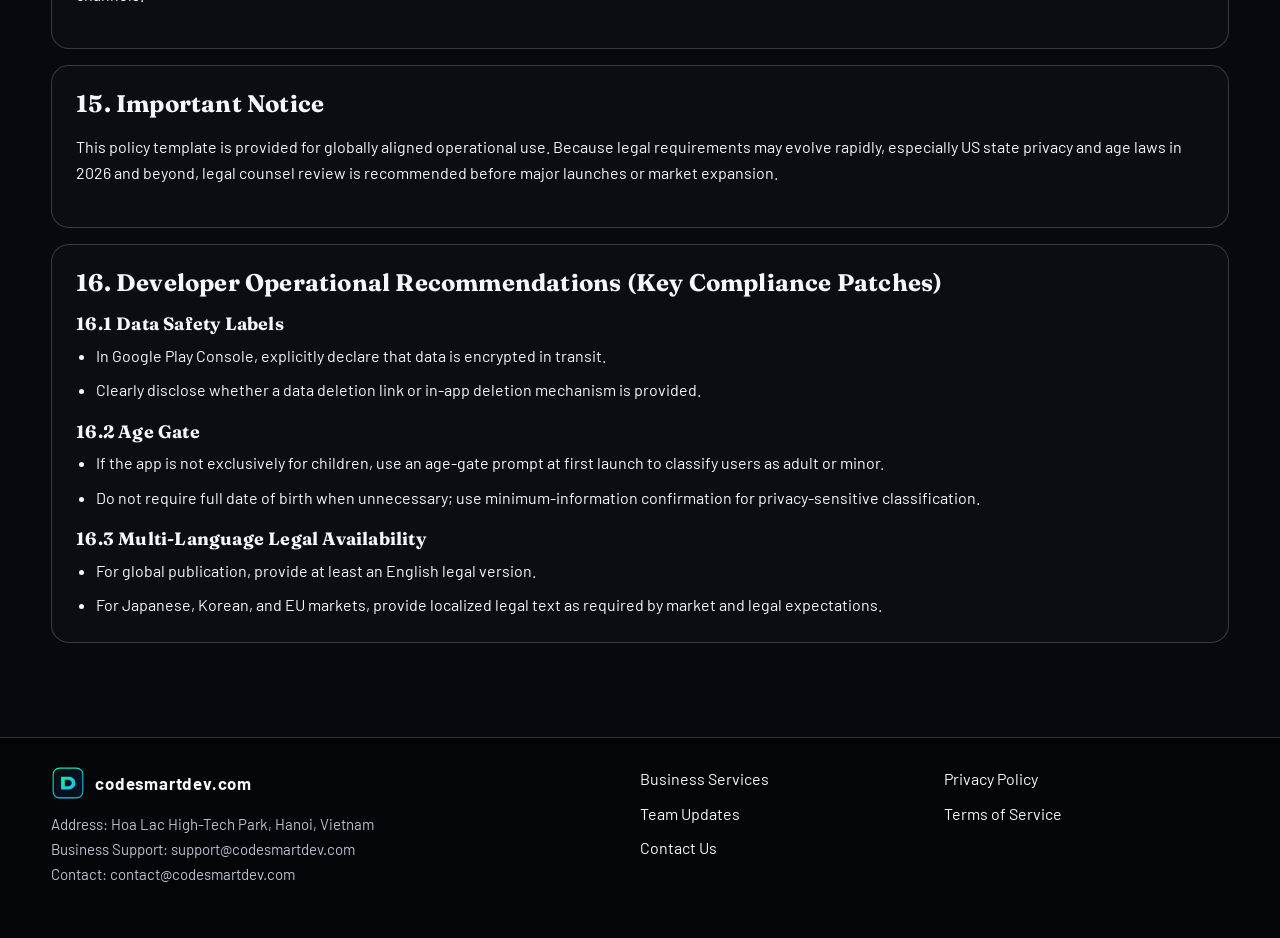
<file: privacy-policy.html>
<!DOCTYPE html>
<html lang="en">
<head>
  <meta charset="UTF-8" />
  <meta name="viewport" content="width=device-width, initial-scale=1.0" />
  <title>Privacy Policy | codesmartdev.com</title>
  <meta name="description" content="Global Privacy Policy of codesmartdev.com covering App Store, Google Play, GDPR, CCPA/CPRA, LGPD, COPPA/GDPR-K, ATT, IAA and IAP compliance." />
  <meta name="robots" content="index,follow" />
  <link rel="canonical" href="https://codesmartdev.com/privacy-policy.html" />
  <link rel="alternate" hreflang="en" href="https://codesmartdev.com/privacy-policy.html" />
  <link rel="icon" type="image/svg+xml" href="images/favicon.svg" />
  <link rel="stylesheet" href="css/style.css" />
</head>
<body>
  <a href="#content" class="skip-link">Skip to content</a>
  <div class="preloader" aria-hidden="true"><div class="loader-mark"></div></div>

  <header class="site-header">
    <div class="container header-inner">
      <a class="brand" href="index.html"><img src="images/logo.svg" class="brand-logo" alt="Logo" /><span class="brand-text">codesmartdev.com</span></a>
      <button class="nav-toggle" aria-expanded="false" aria-label="Toggle menu">Menu</button>
      <nav class="nav-links" aria-label="Primary navigation">
        <a href="index.html">Home</a>
        <a href="services.html">Business Services</a>
        <a href="culture.html">Team Culture</a>
        <a href="news.html">Team Updates</a>
        <a href="contact.html">Contact Us</a>
      </nav>
    </div>
  </header>

  <main id="content" class="legal">
    <section>
      <div class="container">
        <div class="section-head reveal">
          <h1>Privacy Policy (Global Compliance Version)</h1>
          <p>Last Updated: April 27, 2026</p>
          <p>This Privacy Policy is part of the integrated legal framework between our team ("Team", "we", "us") and users ("User", "you"). It applies to all acts of downloading, installing, accessing, and using any application released by us globally through App Store, Google Play, and other compliant marketplaces.</p>
        </div>

        <article class="reveal">
          <h2>0. Scope, Compatibility, and Applicable Standards</h2>
          <p>This document is drafted to be compatible with 2026 international compliance requirements and platform governance, including but not limited to:</p>
          <ul>
            <li>Apple App Store Privacy Nutrition Labels, Apple App Tracking Transparency (ATT), and associated age-rating and content policy rules.</li>
            <li>Google Play Data Safety Section requirements, Families Policy, target audience declarations, and policy requirements for advertising IDs and data sharing transparency.</li>
            <li>EU General Data Protection Regulation (GDPR), including data subject rights and lawful processing.</li>
            <li>US CCPA/CPRA and relevant state privacy and age-verification updates (including states that require enhanced age assurance measures in 2026).</li>
            <li>Brazil Lei Geral de Protecao de Dados (LGPD).</li>
            <li>Child and teen privacy frameworks, including COPPA, GDPR-K, and equivalent regional protections.</li>
          </ul>
        </article>

        <article class="reveal">
          <h2>1. Information We Collect</h2>
          <p>We collect information under lawful, fair, and necessity principles. Categories include:</p>
          <h3>1.1 Information You Provide</h3>
          <ul>
            <li>Account registration and profile information (where account functions exist).</li>
            <li>Customer support requests, complaint reports, and feedback records.</li>
            <li>Voluntary communications sent to support@codesmartdev.com or contact@codesmartdev.com.</li>
          </ul>
          <h3>1.2 Automatically Collected Information (Especially in IAA Scenarios)</h3>
          <ul>
            <li>Device identifiers and device signals: IDFA (iOS, where permitted), GAID/AAID (Android, where available), vendor/device identifiers, model, OS version, locale, app version, and network type.</li>
            <li>Usage and engagement data: feature interactions, session duration, ad impression events, ad clicks, conversion indicators, retention signals, and in-app navigation logs.</li>
            <li>Diagnostics and security logs: crash logs, error traces, anti-fraud markers, and abuse-detection events.</li>
          </ul>
          <h3>1.3 Payment Information (IAP)</h3>
          <ul>
            <li>We do not directly collect or store your full card number.</li>
            <li>Purchases are processed by Apple and Google billing systems or other compliant store payment providers.</li>
            <li>We receive transaction metadata such as order ID, product ID, purchase status, and refund status to deliver entitlements.</li>
          </ul>
        </article>

        <article class="reveal">
          <h2>2. Purposes of Processing</h2>
          <ul>
            <li>Service delivery and operations: maintain core app functions, cloud synchronization, account support, and IAP entitlement delivery.</li>
            <li>Advertising and analytics (IAA): show personalized or non-personalized ads based on consent and legal basis; measure ad campaign quality and fraud signals.</li>
            <li>Security and abuse prevention: detect cheating, bot traffic, invalid ad interactions, and malicious attacks.</li>
            <li>Legal and compliance obligations: fulfill obligations under platform rules and applicable privacy laws.</li>
          </ul>
        </article>

        <article class="reveal">
          <h2>3. Legal Bases (Where Required by Law)</h2>
          <ul>
            <li>Contract necessity: to provide requested app features and purchases.</li>
            <li>Consent: for tracking, personalized advertising, and optional analytics where required.</li>
            <li>Legitimate interests: service improvement, fraud prevention, and operational reliability, balanced against user rights.</li>
            <li>Legal obligations: retention, disclosure, and incident response required by law.</li>
          </ul>
        </article>

        <article class="reveal">
          <h2>4. Third-Party Services, SDKs, and Data Sharing</h2>
          <p>To operate ad monetization, analytics, attribution, and infrastructure, we may integrate third-party services. Depending on app configuration, these may include:</p>
          <ul>
            <li>Google AdMob, Google Ad Manager, Google Ads, and Google Mobile Ads SDK.</li>
            <li>AppLovin / MAX mediation, Unity Ads, ironSource, Liftoff Monetize (formerly Vungle), Mintegral, Pangle, Chartboost.</li>
            <li>Meta Audience Network, TikTok for Business / Pangle ecosystem components, InMobi, Digital Turbine / Fyber.</li>
            <li>Amazon Publisher Services, Yahoo DSP components where available, Start.io, Moloco, Smaato, PubMatic, BidMachine.</li>
            <li>Adjust, AppsFlyer, Singular, Kochava for attribution and anti-fraud.</li>
            <li>Firebase Analytics, Google Analytics for Firebase, Crashlytics, Sentry, Amplitude, Mixpanel, and similar analytics or diagnostics tools.</li>
            <li>RevenueCat or equivalent subscription management tooling where used.</li>
          </ul>
          <p>Actual SDK combinations vary by app, region, platform, and release channel. We require partners to follow security and privacy standards not lower than this policy and the corresponding laws.</p>
        </article>

        <article class="reveal">
          <h2>5. Ad Formats and Monetization Logic (IAA)</h2>
          <p>Our apps may use the following ad formats: App Open Ads, Rewarded Video Ads, Interstitial Ads, and Banner Ads. In some products, native ad formats may also appear. We apply controls to minimize disruption:</p>
          <ul>
            <li>Frequency capping and placement quality checks.</li>
            <li>No intentional ad deception or forced invalid clicks.</li>
            <li>Rewarded ads are optional and clearly disclosed before user action.</li>
            <li>Regional privacy signals are honored, including ATT and consent framework settings.</li>
          </ul>
        </article>

        <article class="reveal">
          <h2>6. International Data Transfers</h2>
          <p>Because we provide services globally, information may be transferred to and stored in countries outside your residence. Where required, we use transfer safeguards such as Standard Contractual Clauses (SCCs), transfer impact assessments, and equivalent mechanisms under applicable law.</p>
        </article>

        <article class="reveal">
          <h2>7. Children, Teens, and Age Policies</h2>
          <ul>
            <li>Age ratings are configured in line with App Store and Google Play requirements.</li>
            <li>If you are under 13 (United States) or under 16 (European Union), we do not knowingly collect personal data beyond what is strictly necessary for lawful app operation where permitted.</li>
            <li>For jurisdictions with mandatory age-assurance controls, including 2026 state-level updates in the United States, we may apply platform-based age verification APIs or age-gate experiences.</li>
            <li>When required, personalized advertising is disabled by default for minors and privacy-restricted cohorts.</li>
          </ul>
        </article>

        <article class="reveal">
          <h2>8. Your Rights (GDPR, CCPA/CPRA, LGPD, and Similar Laws)</h2>
          <ul>
            <li>Right of access and portability: request a copy of relevant personal data.</li>
            <li>Right to deletion (right to be forgotten): request account deletion and associated data erasure, subject to lawful retention exceptions.</li>
            <li>Right to correction: request correction of inaccurate personal data.</li>
            <li>Right to object or restrict processing where applicable.</li>
            <li>Right to opt-out of targeted advertising or sale/share definitions where applicable under regional law.</li>
            <li>Right to non-discrimination for exercising your legal rights.</li>
          </ul>
          <p>You can also manage tracking preferences through OS controls, including iOS "Allow Apps to Request to Track" and Android advertising identifier controls.</p>
        </article>

        <article class="reveal">
          <h2>9. ATT, Consent, and Regional Preference Signals</h2>
          <ul>
            <li>On iOS, we request tracking permission only through Apple's ATT framework when required.</li>
            <li>For EU/EEA/UK and similar jurisdictions, we may use consent management flows aligned with applicable transparency and consent frameworks.</li>
            <li>Where regional law recognizes opt-out preference signals, we implement commercially reasonable mechanisms to honor those signals.</li>
          </ul>
        </article>

        <article class="reveal">
          <h2>10. Data Security and Retention</h2>
          <ul>
            <li>Data in transit is protected with industry-standard encryption such as TLS/SSL.</li>
            <li>Access control and least-privilege rules apply to operational systems.</li>
            <li>Where feasible, pseudonymization or data minimization mechanisms are applied.</li>
            <li>Retention is limited to the shortest period necessary to fulfill purposes described in this policy and legal obligations.</li>
          </ul>
        </article>

        <article class="reveal">
          <h2>11. Data Deletion and Account Closure</h2>
          <p>Where account functions exist, users may request account deletion in-app or by contacting us. We also support deletion requests required by platform rules and legal standards. Some records may be retained for fraud prevention, dispute handling, accounting, or legal compliance as permitted by law.</p>
        </article>

        <article class="reveal">
          <h2>12. Store Disclosures and Data Safety Statements</h2>
          <p>We prepare and maintain disclosure materials for:</p>
          <ul>
            <li>Apple Privacy Nutrition Labels.</li>
            <li>Google Play Data Safety declarations, including encryption-in-transit disclosure and data deletion options where available.</li>
            <li>Audience and age suitability declarations.</li>
          </ul>
        </article>

        <article class="reveal">
          <h2>13. Changes to This Policy</h2>
          <p>We may update this policy from time to time due to product changes, legal updates, or platform rule revisions. Material changes will be disclosed by updating the effective date and, where required, by in-app notice or equivalent communication.</p>
        </article>

        <article class="reveal">
          <h2>14. Contact Information</h2>
          <ul>
            <li>Team Name: codesmartdev.com</li>
            <li>Business Support: support@codesmartdev.com</li>
            <li>Contact / Complaints: contact@codesmartdev.com</li>
            <li>Address: Hoa Lac High-Tech Park, Hanoi, Vietnam</li>
          </ul>
          <p>If you have questions, feedback, complaints, or reports about privacy, data use, ad compliance, age policy, or account rights, please contact us at the above channels.</p>
        </article>

        <article class="reveal">
          <h2>15. Important Notice</h2>
          <p>This policy template is provided for globally aligned operational use. Because legal requirements may evolve rapidly, especially US state privacy and age laws in 2026 and beyond, legal counsel review is recommended before major launches or market expansion.</p>
        </article>

        <article class="reveal">
          <h2>16. Developer Operational Recommendations (Key Compliance Patches)</h2>
          <h3>16.1 Data Safety Labels</h3>
          <ul>
            <li>In Google Play Console, explicitly declare that data is encrypted in transit.</li>
            <li>Clearly disclose whether a data deletion link or in-app deletion mechanism is provided.</li>
          </ul>
          <h3>16.2 Age Gate</h3>
          <ul>
            <li>If the app is not exclusively for children, use an age-gate prompt at first launch to classify users as adult or minor.</li>
            <li>Do not require full date of birth when unnecessary; use minimum-information confirmation for privacy-sensitive classification.</li>
          </ul>
          <h3>16.3 Multi-Language Legal Availability</h3>
          <ul>
            <li>For global publication, provide at least an English legal version.</li>
            <li>For Japanese, Korean, and EU markets, provide localized legal text as required by market and legal expectations.</li>
          </ul>
        </article>
      </div>
    </section>
  </main>

  <footer class="site-footer">
    <div class="container footer-grid">
      <div>
        <a class="brand" href="index.html"><img src="images/logo.svg" class="brand-logo" alt="Logo" /><span class="brand-text">codesmartdev.com</span></a>
        <p class="footer-meta">Address: Hoa Lac High-Tech Park, Hanoi, Vietnam<br />Business Support: support@codesmartdev.com<br />Contact: contact@codesmartdev.com</p>
      </div>
      <nav class="footer-nav" aria-label="Footer navigation">
        <a href="services.html">Business Services</a>
        <a href="news.html">Team Updates</a>
        <a href="contact.html">Contact Us</a>
      </nav>
      <nav class="footer-legal" aria-label="Legal links">
        <a href="privacy-policy.html">Privacy Policy</a>
        <a href="terms-of-service.html">Terms of Service</a>
      </nav>
    </div>
  </footer>

  <script src="js/main.js" defer></script>
</body>
</html>
</file>
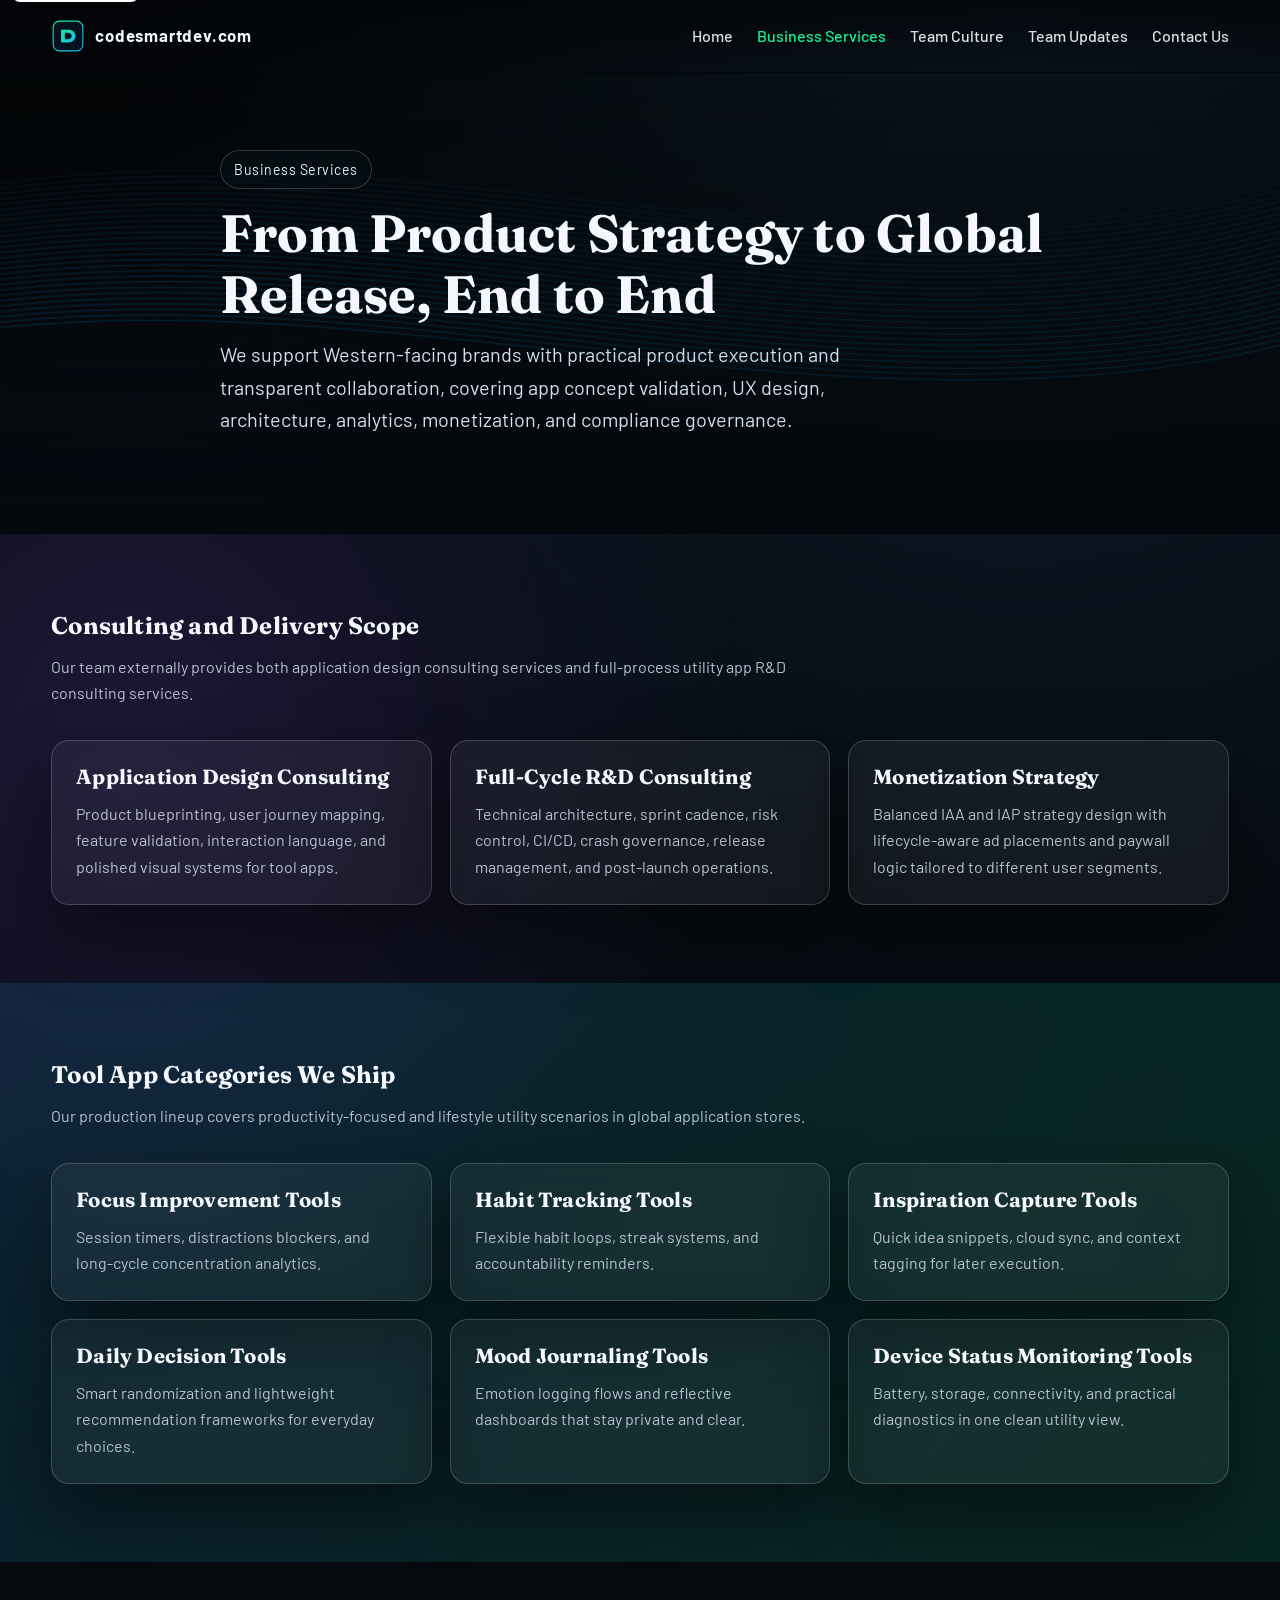
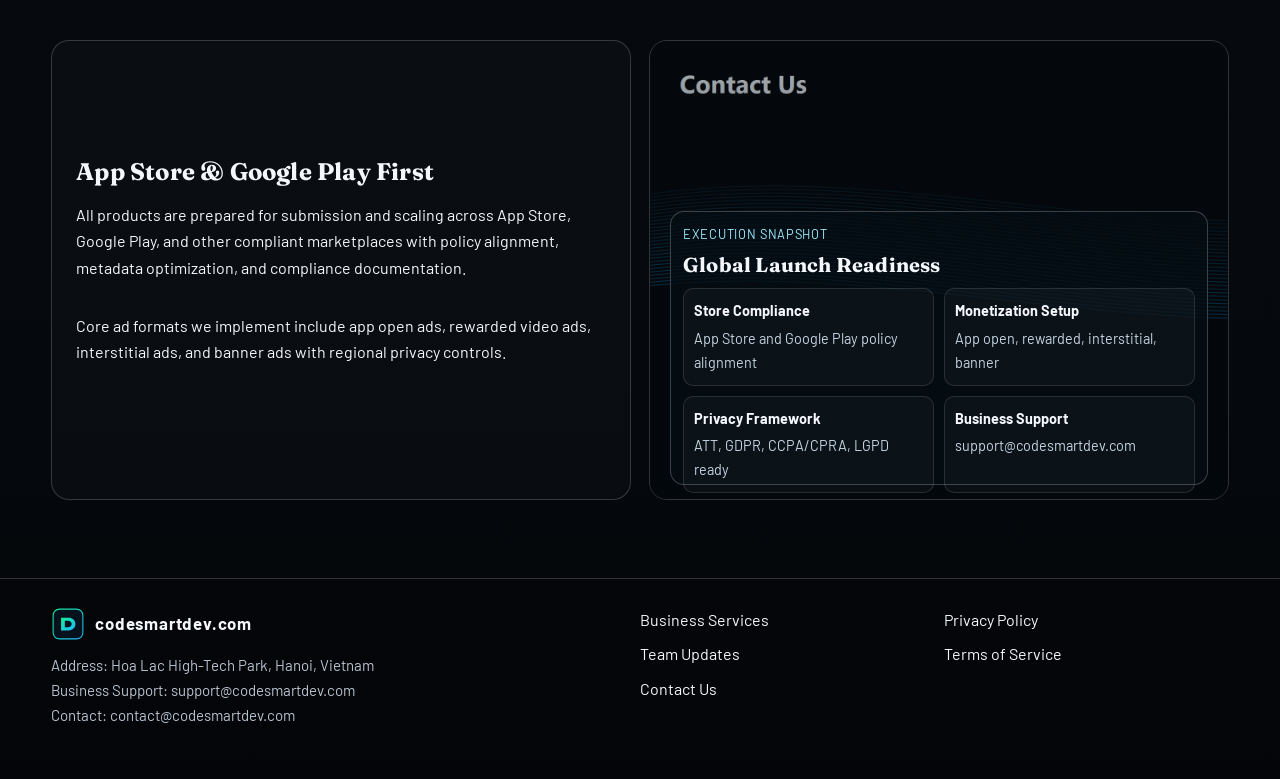
<file: services.html>
<!DOCTYPE html>
<html lang="en">
<head>
  <meta charset="UTF-8" />
  <meta name="viewport" content="width=device-width, initial-scale=1.0" />
  <title>Business Services | codesmartdev.com</title>
  <meta name="description" content="codesmartdev.com provides app design consulting and full-cycle utility app R&D consulting for global App Store and Google Play launches." />
  <meta name="robots" content="index,follow" />
  <link rel="canonical" href="https://codesmartdev.com/services.html" />
  <link rel="alternate" hreflang="en" href="https://codesmartdev.com/services.html" />
  <link rel="icon" type="image/svg+xml" href="images/favicon.svg" />
  <link rel="stylesheet" href="css/style.css" />
</head>
<body>
  <a href="#content" class="skip-link">Skip to content</a>
  <div class="preloader" aria-hidden="true"><div class="loader-mark"></div></div>
  <header class="site-header">
    <div class="container header-inner">
      <a class="brand" href="index.html"><img src="images/logo.svg" class="brand-logo" alt="Logo" /><span class="brand-text">codesmartdev.com</span></a>
      <button class="nav-toggle" aria-expanded="false" aria-label="Toggle menu">Menu</button>
      <nav class="nav-links" aria-label="Primary navigation">
        <a href="index.html">Home</a>
        <a class="active" href="services.html">Business Services</a>
        <a href="culture.html">Team Culture</a>
        <a href="news.html">Team Updates</a>
        <a href="contact.html">Contact Us</a>
      </nav>
    </div>
  </header>

  <main id="content">
    <section class="hero page-hero">
      <div class="hero-bg parallax" data-speed="0.07" style="background-image: url('images/hero-services.png');"></div>
      <div class="hero-overlay"></div>
      <div class="container hero-content reveal">
        <span class="kicker">Business Services</span>
        <h1>From Product Strategy to Global Release, End to End</h1>
        <p class="lead">We support Western-facing brands with practical product execution and transparent collaboration, covering app concept validation, UX design, architecture, analytics, monetization, and compliance governance.</p>
      </div>
    </section>

    <section>
      <div class="container">
        <div class="section-head reveal">
          <h2>Consulting and Delivery Scope</h2>
          <p>Our team externally provides both application design consulting services and full-process utility app R&D consulting services.</p>
        </div>
        <div class="grid grid-3">
          <article class="card">
            <h3>Application Design Consulting</h3>
            <p>Product blueprinting, user journey mapping, feature validation, interaction language, and polished visual systems for tool apps.</p>
          </article>
          <article class="card">
            <h3>Full-Cycle R&D Consulting</h3>
            <p>Technical architecture, sprint cadence, risk control, CI/CD, crash governance, release management, and post-launch operations.</p>
          </article>
          <article class="card">
            <h3>Monetization Strategy</h3>
            <p>Balanced IAA and IAP strategy design with lifecycle-aware ad placements and paywall logic tailored to different user segments.</p>
          </article>
        </div>
      </div>
    </section>

    <section class="strip">
      <div class="container">
        <div class="section-head reveal">
          <h2>Tool App Categories We Ship</h2>
          <p>Our production lineup covers productivity-focused and lifestyle utility scenarios in global application stores.</p>
        </div>
        <div class="grid grid-3">
          <article class="card"><h3>Focus Improvement Tools</h3><p>Session timers, distractions blockers, and long-cycle concentration analytics.</p></article>
          <article class="card"><h3>Habit Tracking Tools</h3><p>Flexible habit loops, streak systems, and accountability reminders.</p></article>
          <article class="card"><h3>Inspiration Capture Tools</h3><p>Quick idea snippets, cloud sync, and context tagging for later execution.</p></article>
          <article class="card"><h3>Daily Decision Tools</h3><p>Smart randomization and lightweight recommendation frameworks for everyday choices.</p></article>
          <article class="card"><h3>Mood Journaling Tools</h3><p>Emotion logging flows and reflective dashboards that stay private and clear.</p></article>
          <article class="card"><h3>Device Status Monitoring Tools</h3><p>Battery, storage, connectivity, and practical diagnostics in one clean utility view.</p></article>
        </div>
      </div>
    </section>

    <section class="services-store-section">
      <div class="container grid grid-2">
        <div class="reveal store-copy">
          <h2>App Store & Google Play First</h2>
          <p>All products are prepared for submission and scaling across App Store, Google Play, and other compliant marketplaces with policy alignment, metadata optimization, and compliance documentation.</p>
          <p>Core ad formats we implement include app open ads, rewarded video ads, interstitial ads, and banner ads with regional privacy controls.</p>
        </div>
        <div class="image-panel info-panel reveal">
          <img src="images/hero-contact.png" alt="Global app release and analytics illustration" />
          <div class="info-overlay">
            <p class="info-kicker">Execution Snapshot</p>
            <h3>Global Launch Readiness</h3>
            <div class="info-grid">
              <div class="info-item">
                <strong>Store Compliance</strong>
                <span>App Store and Google Play policy alignment</span>
              </div>
              <div class="info-item">
                <strong>Monetization Setup</strong>
                <span>App open, rewarded, interstitial, banner</span>
              </div>
              <div class="info-item">
                <strong>Privacy Framework</strong>
                <span>ATT, GDPR, CCPA/CPRA, LGPD ready</span>
              </div>
              <div class="info-item">
                <strong>Business Support</strong>
                <span>support@codesmartdev.com</span>
              </div>
            </div>
          </div>
        </div>
      </div>
    </section>
  </main>

  <footer class="site-footer">
    <div class="container footer-grid">
      <div>
        <a class="brand" href="index.html"><img src="images/logo.svg" class="brand-logo" alt="Logo" /><span class="brand-text">codesmartdev.com</span></a>
        <p class="footer-meta">Address: Hoa Lac High-Tech Park, Hanoi, Vietnam<br />Business Support: support@codesmartdev.com<br />Contact: contact@codesmartdev.com</p>
      </div>
      <nav class="footer-nav" aria-label="Footer navigation">
        <a href="services.html">Business Services</a>
        <a href="news.html">Team Updates</a>
        <a href="contact.html">Contact Us</a>
      </nav>
      <nav class="footer-legal" aria-label="Legal links">
        <a href="privacy-policy.html">Privacy Policy</a>
        <a href="terms-of-service.html">Terms of Service</a>
      </nav>
    </div>
  </footer>

  <script src="js/main.js" defer></script>
</body>
</html>
</file>
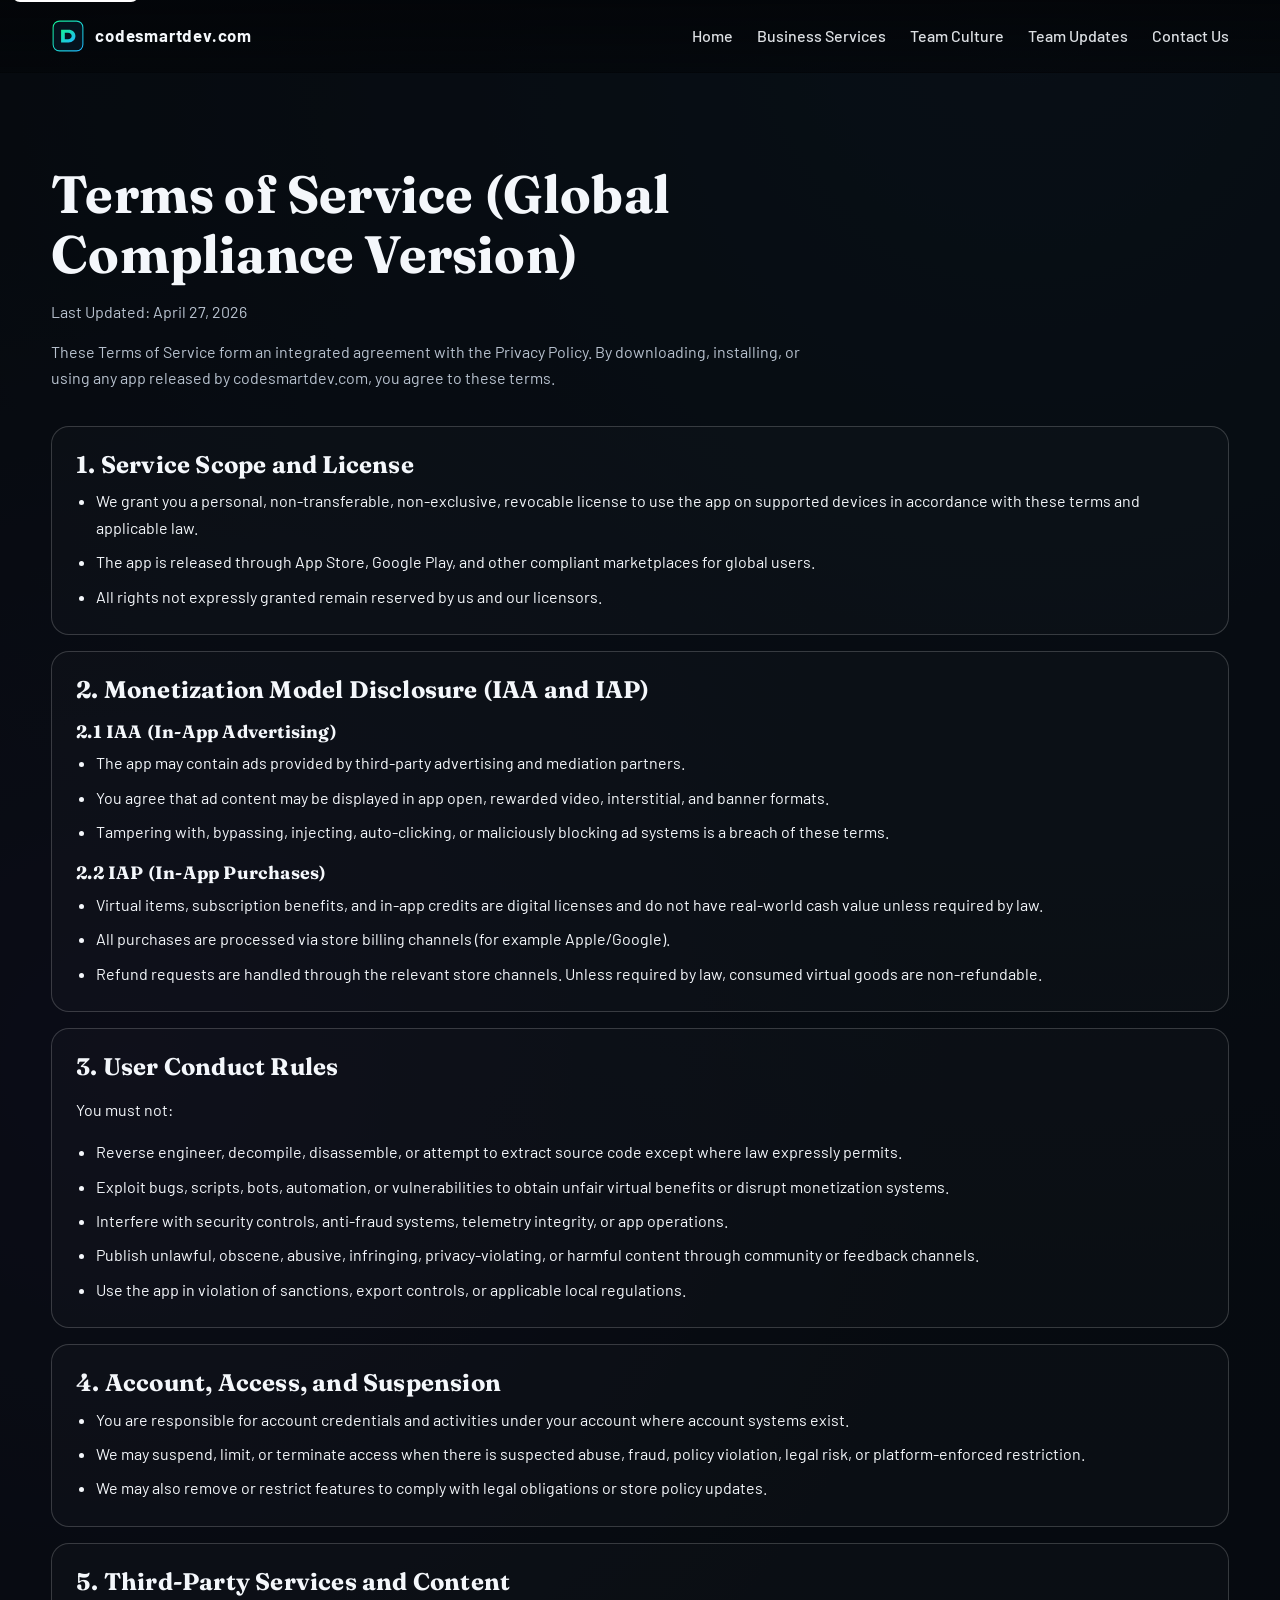
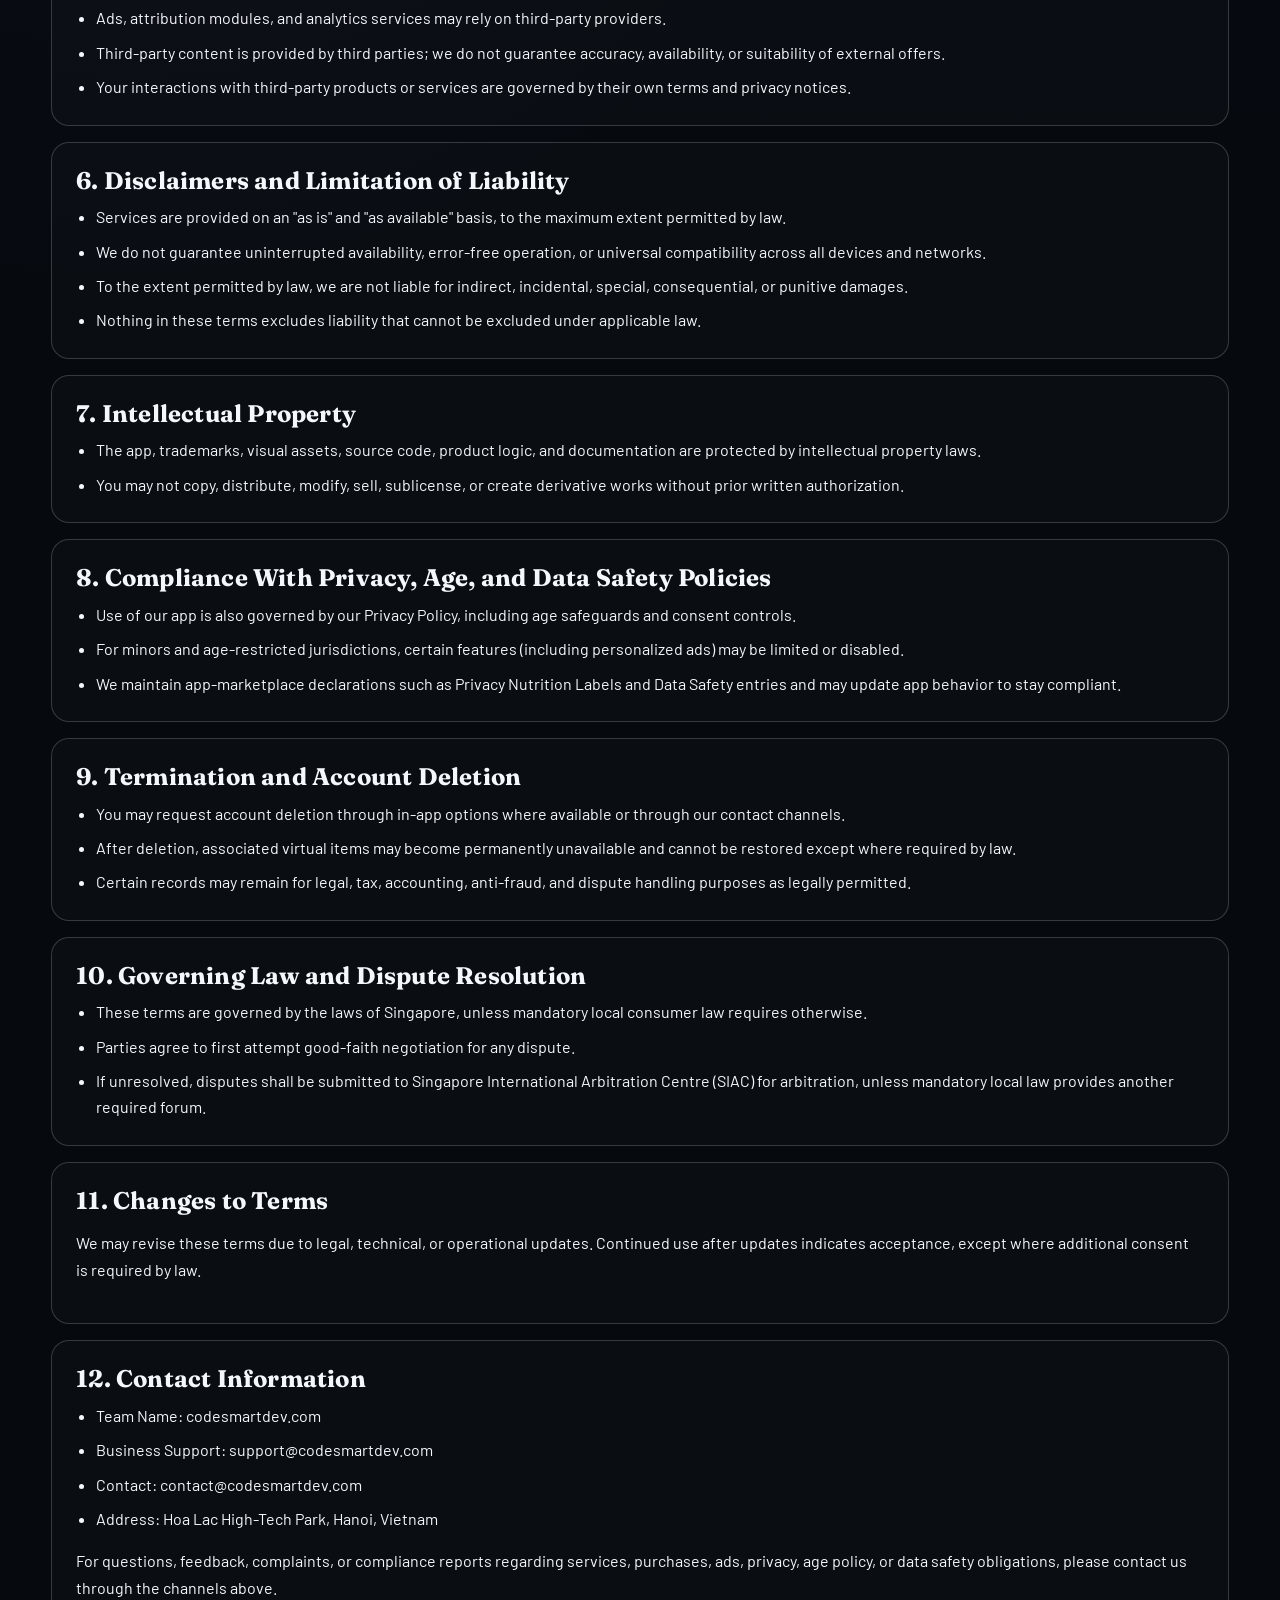
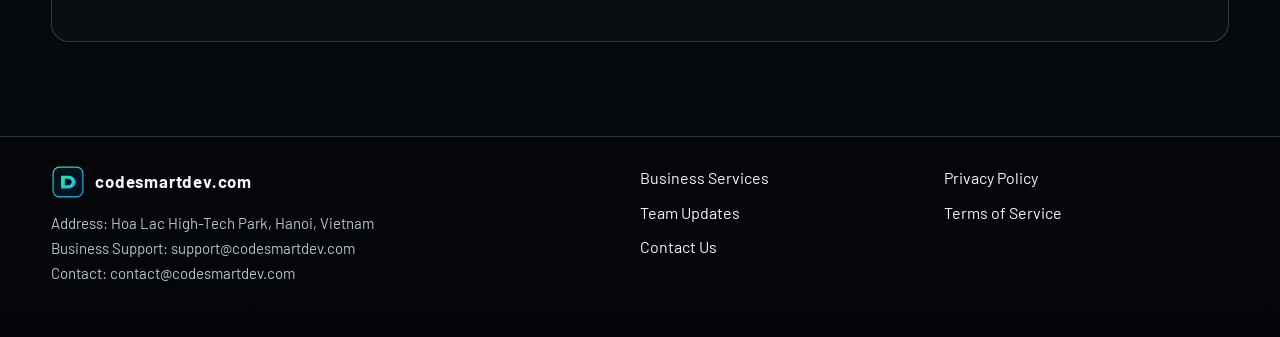
<file: terms-of-service.html>
<!DOCTYPE html>
<html lang="en">
<head>
  <meta charset="UTF-8" />
  <meta name="viewport" content="width=device-width, initial-scale=1.0" />
  <title>Terms of Service | codesmartdev.com</title>
  <meta name="description" content="Global Terms of Service for codesmartdev.com applications, including IAA and IAP terms, user behavior rules, liability limits, and dispute resolution." />
  <meta name="robots" content="index,follow" />
  <link rel="canonical" href="https://codesmartdev.com/terms-of-service.html" />
  <link rel="alternate" hreflang="en" href="https://codesmartdev.com/terms-of-service.html" />
  <link rel="icon" type="image/svg+xml" href="images/favicon.svg" />
  <link rel="stylesheet" href="css/style.css" />
</head>
<body>
  <a href="#content" class="skip-link">Skip to content</a>
  <div class="preloader" aria-hidden="true"><div class="loader-mark"></div></div>

  <header class="site-header">
    <div class="container header-inner">
      <a class="brand" href="index.html"><img src="images/logo.svg" class="brand-logo" alt="Logo" /><span class="brand-text">codesmartdev.com</span></a>
      <button class="nav-toggle" aria-expanded="false" aria-label="Toggle menu">Menu</button>
      <nav class="nav-links" aria-label="Primary navigation">
        <a href="index.html">Home</a>
        <a href="services.html">Business Services</a>
        <a href="culture.html">Team Culture</a>
        <a href="news.html">Team Updates</a>
        <a href="contact.html">Contact Us</a>
      </nav>
    </div>
  </header>

  <main id="content" class="legal">
    <section>
      <div class="container">
        <div class="section-head reveal">
          <h1>Terms of Service (Global Compliance Version)</h1>
          <p>Last Updated: April 27, 2026</p>
          <p>These Terms of Service form an integrated agreement with the Privacy Policy. By downloading, installing, or using any app released by codesmartdev.com, you agree to these terms.</p>
        </div>

        <article class="reveal">
          <h2>1. Service Scope and License</h2>
          <ul>
            <li>We grant you a personal, non-transferable, non-exclusive, revocable license to use the app on supported devices in accordance with these terms and applicable law.</li>
            <li>The app is released through App Store, Google Play, and other compliant marketplaces for global users.</li>
            <li>All rights not expressly granted remain reserved by us and our licensors.</li>
          </ul>
        </article>

        <article class="reveal">
          <h2>2. Monetization Model Disclosure (IAA and IAP)</h2>
          <h3>2.1 IAA (In-App Advertising)</h3>
          <ul>
            <li>The app may contain ads provided by third-party advertising and mediation partners.</li>
            <li>You agree that ad content may be displayed in app open, rewarded video, interstitial, and banner formats.</li>
            <li>Tampering with, bypassing, injecting, auto-clicking, or maliciously blocking ad systems is a breach of these terms.</li>
          </ul>
          <h3>2.2 IAP (In-App Purchases)</h3>
          <ul>
            <li>Virtual items, subscription benefits, and in-app credits are digital licenses and do not have real-world cash value unless required by law.</li>
            <li>All purchases are processed via store billing channels (for example Apple/Google).</li>
            <li>Refund requests are handled through the relevant store channels. Unless required by law, consumed virtual goods are non-refundable.</li>
          </ul>
        </article>

        <article class="reveal">
          <h2>3. User Conduct Rules</h2>
          <p>You must not:</p>
          <ul>
            <li>Reverse engineer, decompile, disassemble, or attempt to extract source code except where law expressly permits.</li>
            <li>Exploit bugs, scripts, bots, automation, or vulnerabilities to obtain unfair virtual benefits or disrupt monetization systems.</li>
            <li>Interfere with security controls, anti-fraud systems, telemetry integrity, or app operations.</li>
            <li>Publish unlawful, obscene, abusive, infringing, privacy-violating, or harmful content through community or feedback channels.</li>
            <li>Use the app in violation of sanctions, export controls, or applicable local regulations.</li>
          </ul>
        </article>

        <article class="reveal">
          <h2>4. Account, Access, and Suspension</h2>
          <ul>
            <li>You are responsible for account credentials and activities under your account where account systems exist.</li>
            <li>We may suspend, limit, or terminate access when there is suspected abuse, fraud, policy violation, legal risk, or platform-enforced restriction.</li>
            <li>We may also remove or restrict features to comply with legal obligations or store policy updates.</li>
          </ul>
        </article>

        <article class="reveal">
          <h2>5. Third-Party Services and Content</h2>
          <ul>
            <li>Ads, attribution modules, and analytics services may rely on third-party providers.</li>
            <li>Third-party content is provided by third parties; we do not guarantee accuracy, availability, or suitability of external offers.</li>
            <li>Your interactions with third-party products or services are governed by their own terms and privacy notices.</li>
          </ul>
        </article>

        <article class="reveal">
          <h2>6. Disclaimers and Limitation of Liability</h2>
          <ul>
            <li>Services are provided on an "as is" and "as available" basis, to the maximum extent permitted by law.</li>
            <li>We do not guarantee uninterrupted availability, error-free operation, or universal compatibility across all devices and networks.</li>
            <li>To the extent permitted by law, we are not liable for indirect, incidental, special, consequential, or punitive damages.</li>
            <li>Nothing in these terms excludes liability that cannot be excluded under applicable law.</li>
          </ul>
        </article>

        <article class="reveal">
          <h2>7. Intellectual Property</h2>
          <ul>
            <li>The app, trademarks, visual assets, source code, product logic, and documentation are protected by intellectual property laws.</li>
            <li>You may not copy, distribute, modify, sell, sublicense, or create derivative works without prior written authorization.</li>
          </ul>
        </article>

        <article class="reveal">
          <h2>8. Compliance With Privacy, Age, and Data Safety Policies</h2>
          <ul>
            <li>Use of our app is also governed by our Privacy Policy, including age safeguards and consent controls.</li>
            <li>For minors and age-restricted jurisdictions, certain features (including personalized ads) may be limited or disabled.</li>
            <li>We maintain app-marketplace declarations such as Privacy Nutrition Labels and Data Safety entries and may update app behavior to stay compliant.</li>
          </ul>
        </article>

        <article class="reveal">
          <h2>9. Termination and Account Deletion</h2>
          <ul>
            <li>You may request account deletion through in-app options where available or through our contact channels.</li>
            <li>After deletion, associated virtual items may become permanently unavailable and cannot be restored except where required by law.</li>
            <li>Certain records may remain for legal, tax, accounting, anti-fraud, and dispute handling purposes as legally permitted.</li>
          </ul>
        </article>

        <article class="reveal">
          <h2>10. Governing Law and Dispute Resolution</h2>
          <ul>
            <li>These terms are governed by the laws of Singapore, unless mandatory local consumer law requires otherwise.</li>
            <li>Parties agree to first attempt good-faith negotiation for any dispute.</li>
            <li>If unresolved, disputes shall be submitted to Singapore International Arbitration Centre (SIAC) for arbitration, unless mandatory local law provides another required forum.</li>
          </ul>
        </article>

        <article class="reveal">
          <h2>11. Changes to Terms</h2>
          <p>We may revise these terms due to legal, technical, or operational updates. Continued use after updates indicates acceptance, except where additional consent is required by law.</p>
        </article>

        <article class="reveal">
          <h2>12. Contact Information</h2>
          <ul>
            <li>Team Name: codesmartdev.com</li>
            <li>Business Support: support@codesmartdev.com</li>
            <li>Contact: contact@codesmartdev.com</li>
            <li>Address: Hoa Lac High-Tech Park, Hanoi, Vietnam</li>
          </ul>
          <p>For questions, feedback, complaints, or compliance reports regarding services, purchases, ads, privacy, age policy, or data safety obligations, please contact us through the channels above.</p>
        </article>
      </div>
    </section>
  </main>

  <footer class="site-footer">
    <div class="container footer-grid">
      <div>
        <a class="brand" href="index.html"><img src="images/logo.svg" class="brand-logo" alt="Logo" /><span class="brand-text">codesmartdev.com</span></a>
        <p class="footer-meta">Address: Hoa Lac High-Tech Park, Hanoi, Vietnam<br />Business Support: support@codesmartdev.com<br />Contact: contact@codesmartdev.com</p>
      </div>
      <nav class="footer-nav" aria-label="Footer navigation">
        <a href="services.html">Business Services</a>
        <a href="news.html">Team Updates</a>
        <a href="contact.html">Contact Us</a>
      </nav>
      <nav class="footer-legal" aria-label="Legal links">
        <a href="privacy-policy.html">Privacy Policy</a>
        <a href="terms-of-service.html">Terms of Service</a>
      </nav>
    </div>
  </footer>

  <script src="js/main.js" defer></script>
</body>
</html>
</file>
<file: css/style.css>
@import url('https://fonts.googleapis.com/css2?family=Barlow:wght@400;500;600;700;800&family=Fraunces:opsz,wght@9..144,600;9..144,700&display=swap');

:root {
  --bg: #05070a;
  --bg-soft: #0d1117;
  --card: rgba(255, 255, 255, 0.05);
  --text: #f4f7fb;
  --muted: #b8c2cf;
  --line: rgba(255, 255, 255, 0.18);
  --accent: #14f195;
  --accent-2: #1fb6ff;
  --warning: #ffcc66;
  --max: 1240px;
  --radius: 18px;
  --shadow: 0 30px 70px rgba(0, 0, 0, 0.45);
}

* {
  box-sizing: border-box;
}

html {
  scroll-behavior: smooth;
}

body {
  margin: 0;
  font-family: 'Barlow', sans-serif;
  color: var(--text);
  background: radial-gradient(circle at 80% 0%, #0e2232 0%, transparent 35%),
    radial-gradient(circle at 10% 30%, #1d1635 0%, transparent 30%),
    linear-gradient(180deg, #030406 0%, #070d14 30%, #05070a 100%);
  line-height: 1.65;
  overflow-x: hidden;
}

body.menu-open {
  overflow: hidden;
}

a {
  color: inherit;
  text-decoration: none;
}

img {
  max-width: 100%;
  display: block;
}

.container {
  width: min(var(--max), 92vw);
  margin: 0 auto;
}

.skip-link {
  position: absolute;
  top: -40px;
  left: 12px;
  background: #fff;
  color: #000;
  padding: 8px 10px;
  border-radius: 8px;
  z-index: 99;
}

.skip-link:focus {
  top: 12px;
}

.site-header {
  position: fixed;
  top: 0;
  left: 0;
  right: 0;
  z-index: 30;
  border-bottom: 1px solid transparent;
  background: linear-gradient(180deg, rgba(3, 5, 8, 0.88), rgba(3, 5, 8, 0.58));
  backdrop-filter: none;
  -webkit-backdrop-filter: none;
  transition: all 0.35s ease;
}

.site-header.scrolled {
  background: rgba(4, 7, 11, 0.95);
  border-bottom-color: var(--line);
}

.header-inner {
  min-height: 72px;
  display: flex;
  align-items: center;
  justify-content: space-between;
}

.brand {
  display: flex;
  align-items: center;
  gap: 10px;
  font-weight: 700;
  letter-spacing: 0.8px;
}

.brand-logo {
  width: 34px;
  height: 34px;
}

.brand-text {
  font-size: 1.05rem;
}

.nav-toggle {
  border: 1px solid var(--line);
  background: transparent;
  color: var(--text);
  padding: 8px 12px;
  border-radius: 100px;
  display: none;
}

.nav-links {
  display: flex;
  align-items: center;
  gap: 24px;
}

.nav-links a {
  opacity: 0.9;
  font-weight: 500;
  transition: opacity 0.3s ease, color 0.3s ease;
}

.nav-links a:hover,
.nav-links a.active {
  opacity: 1;
  color: var(--accent);
}

main {
  padding-top: 72px;
}

.hero {
  min-height: 82vh;
  position: relative;
  display: grid;
  align-items: center;
}

.hero-home {
  min-height: 72vh;
}

.hero-bg {
  position: absolute;
  inset: 0;
  background-size: cover;
  background-position: center;
  filter: brightness(0.52) saturate(1.2);
  transform: scale(1.04);
  animation: slowZoom 16s ease-in-out infinite alternate;
}

.hero-overlay {
  position: absolute;
  inset: 0;
  background: linear-gradient(180deg, rgba(4, 7, 10, 0.2), rgba(4, 8, 12, 0.88));
}

.hero-content {
  position: relative;
  z-index: 1;
  max-width: 840px;
}

.kicker {
  display: inline-flex;
  gap: 8px;
  align-items: center;
  border: 1px solid var(--line);
  border-radius: 999px;
  padding: 7px 13px;
  font-size: 0.88rem;
  letter-spacing: 0.5px;
  color: #d9f9ff;
  background: rgba(7, 16, 23, 0.5);
}

h1,
h2,
h3 {
  font-family: 'Fraunces', serif;
  line-height: 1.15;
  letter-spacing: 0.2px;
  margin: 0;
}

h1 {
  font-size: clamp(1.9rem, 4.1vw, 3.6rem);
  margin-top: 14px;
}

.lead {
  margin-top: 14px;
  max-width: 720px;
  font-size: clamp(1.02rem, 1.7vw, 1.24rem);
  color: #d4deeb;
}

.cta-row {
  margin-top: 20px;
  display: flex;
  flex-wrap: wrap;
  gap: 14px;
}

.btn {
  display: inline-flex;
  align-items: center;
  justify-content: center;
  min-width: 160px;
  padding: 12px 20px;
  border-radius: 999px;
  font-weight: 600;
  border: 1px solid transparent;
  transition: transform 0.25s ease, box-shadow 0.25s ease, background 0.25s ease;
}

.btn-primary {
  background: linear-gradient(120deg, var(--accent), #7af5bf);
  color: #0f1b15;
  box-shadow: 0 10px 30px rgba(20, 241, 149, 0.3);
}

.btn-secondary {
  border-color: rgba(255, 255, 255, 0.35);
  background: rgba(255, 255, 255, 0.03);
}

.btn:hover {
  transform: translateY(-2px);
}

section {
  padding: 78px 0;
}

.section-head {
  margin-bottom: 34px;
  max-width: 770px;
}

.section-head p {
  color: var(--muted);
  margin: 14px 0 0;
}

.grid {
  display: grid;
  gap: 18px;
}

.grid-3 {
  grid-template-columns: repeat(3, minmax(0, 1fr));
}

.grid-2 {
  grid-template-columns: repeat(2, minmax(0, 1fr));
}

.card {
  background: var(--card);
  border: 1px solid var(--line);
  border-radius: var(--radius);
  padding: 24px;
  backdrop-filter: blur(8px);
  box-shadow: var(--shadow);
  transform: translateY(16px);
  opacity: 0;
  transition: transform 0.6s ease, opacity 0.6s ease;
}

.card.visible {
  transform: translateY(0);
  opacity: 1;
}

.card h3 {
  font-size: 1.28rem;
}

.card p {
  margin: 12px 0 0;
  color: var(--muted);
}

.card-icon {
  width: 38px;
  height: 38px;
  margin-bottom: 16px;
}

.metric {
  padding: 26px;
  border-radius: var(--radius);
  border: 1px solid var(--line);
  background: linear-gradient(140deg, rgba(16, 21, 28, 0.78), rgba(12, 18, 25, 0.45));
}

.metric-value {
  font-size: clamp(1.8rem, 3vw, 2.9rem);
  font-weight: 700;
  font-family: 'Fraunces', serif;
}

.metric-label {
  color: var(--muted);
}

.image-panel {
  border-radius: var(--radius);
  overflow: hidden;
  border: 1px solid var(--line);
  position: relative;
}

.image-panel img {
  width: 100%;
  height: 100%;
  object-fit: cover;
}

.image-panel::after {
  content: '';
  position: absolute;
  inset: 0;
  background: linear-gradient(180deg, rgba(0, 0, 0, 0), rgba(4, 7, 10, 0.45));
}

.showcase-panel {
  min-height: 540px;
}

.showcase-panel img {
  object-position: left center;
}

.showcase-panel::before {
  content: '';
  position: absolute;
  inset: 0;
  background: radial-gradient(circle at 82% 10%, rgba(31, 182, 255, 0.24), transparent 44%),
    linear-gradient(160deg, rgba(2, 8, 14, 0.18), rgba(2, 8, 14, 0.7));
  z-index: 1;
}

.showcase-overlay {
  position: absolute;
  left: 26px;
  right: 26px;
  bottom: 24px;
  z-index: 2;
  border: 1px solid rgba(255, 255, 255, 0.2);
  border-radius: 14px;
  padding: 16px 18px;
  background: rgba(4, 12, 18, 0.66);
  backdrop-filter: blur(3px);
}

.showcase-kicker {
  margin: 0;
  color: #9fe9ff;
  font-size: 0.82rem;
  letter-spacing: 0.7px;
  text-transform: uppercase;
}

.showcase-overlay h3 {
  margin-top: 8px;
  margin-bottom: 10px;
  font-size: 1.4rem;
}

.showcase-list {
  margin: 0;
  padding-left: 18px;
  color: #dce8f3;
}

.showcase-list li + li {
  margin-top: 6px;
}

.showcase-tags {
  position: absolute;
  top: 18px;
  right: 18px;
  z-index: 2;
  display: flex;
  flex-wrap: wrap;
  justify-content: flex-end;
  gap: 8px;
  max-width: 55%;
}

.showcase-tags span {
  display: inline-flex;
  padding: 6px 10px;
  border-radius: 999px;
  border: 1px solid rgba(255, 255, 255, 0.22);
  background: rgba(3, 9, 14, 0.72);
  font-size: 0.78rem;
  color: #d3f8ff;
  letter-spacing: 0.4px;
}

.info-panel {
  min-height: 460px;
}

.info-panel img {
  object-position: left top;
}

.services-store-section .grid-2 {
  align-items: stretch;
}

.store-copy {
  min-height: 460px;
  border: 1px solid var(--line);
  border-radius: var(--radius);
  background: rgba(255, 255, 255, 0.02);
  padding: 24px;
  display: flex;
  flex-direction: column;
  justify-content: center;
}

.store-copy p {
  max-width: 720px;
}

.info-panel::before {
  content: '';
  position: absolute;
  inset: 0;
  background: linear-gradient(180deg, rgba(3, 8, 13, 0.2), rgba(3, 8, 13, 0.76));
  z-index: 1;
}

.info-overlay {
  position: absolute;
  left: 20px;
  right: 20px;
  top: 170px;
  bottom: 14px;
  z-index: 2;
  border: 1px solid rgba(255, 255, 255, 0.22);
  border-radius: 14px;
  background: rgba(5, 13, 20, 0.7);
  padding: 12px;
  display: flex;
  flex-direction: column;
  justify-content: flex-start;
}

.info-kicker {
  margin: 0;
  color: #9eeeff;
  text-transform: uppercase;
  letter-spacing: 0.7px;
  font-size: 0.8rem;
}

.info-overlay h3 {
  margin-top: 8px;
  margin-bottom: 12px;
  font-size: 1.26rem;
}

.info-grid {
  display: grid;
  grid-template-columns: 1fr 1fr;
  gap: 10px;
}

.info-item {
  border: 1px solid rgba(255, 255, 255, 0.12);
  border-radius: 10px;
  padding: 10px;
  background: rgba(255, 255, 255, 0.03);
}

.info-item strong {
  display: block;
  font-size: 0.9rem;
}

.info-item span {
  display: block;
  margin-top: 4px;
  color: #c6d4e2;
  font-size: 0.9rem;
}

.culture-vision-section .grid-2 {
  align-items: stretch;
}

.vision-panel {
  min-height: 460px;
}

.vision-panel img {
  object-position: left center;
}

.vision-panel::before {
  content: '';
  position: absolute;
  inset: 0;
  background: linear-gradient(180deg, rgba(2, 8, 13, 0.24), rgba(2, 8, 13, 0.74));
  z-index: 1;
}

.vision-overlay {
  position: absolute;
  left: 18px;
  right: 18px;
  bottom: 16px;
  z-index: 2;
  border: 1px solid rgba(255, 255, 255, 0.2);
  border-radius: 14px;
  background: rgba(5, 12, 18, 0.68);
  padding: 14px;
}

.vision-kicker {
  margin: 0;
  color: #97ecff;
  text-transform: uppercase;
  letter-spacing: 0.7px;
  font-size: 0.8rem;
}

.vision-overlay h3 {
  margin-top: 8px;
  margin-bottom: 10px;
  font-size: 1.24rem;
}

.vision-list {
  margin: 0;
  padding-left: 18px;
  color: #d4e2ef;
}

.vision-list li + li {
  margin-top: 6px;
}

.vision-copy {
  min-height: 460px;
  border: 1px solid var(--line);
  border-radius: var(--radius);
  background: rgba(255, 255, 255, 0.02);
  padding: 24px;
  display: flex;
  flex-direction: column;
  justify-content: center;
}

.vision-copy p {
  margin-top: 12px;
  margin-bottom: 0;
}

.vision-points {
  margin-top: 14px;
  display: grid;
  gap: 8px;
}

.vision-point {
  border: 1px solid rgba(255, 255, 255, 0.12);
  border-radius: 10px;
  padding: 10px;
  color: #d0deeb;
  background: rgba(255, 255, 255, 0.02);
}

.strip {
  position: relative;
  overflow: hidden;
}

.strip::before {
  content: '';
  position: absolute;
  inset: 0;
  background: linear-gradient(120deg, rgba(31, 182, 255, 0.13), rgba(20, 241, 149, 0.12));
  pointer-events: none;
}

.timeline {
  border-left: 1px solid var(--line);
  margin-left: 8px;
  padding-left: 24px;
  display: grid;
  gap: 22px;
}

.timeline-item {
  position: relative;
}

.timeline-item::before {
  content: '';
  position: absolute;
  left: -31px;
  top: 4px;
  width: 12px;
  height: 12px;
  border-radius: 50%;
  background: linear-gradient(120deg, var(--accent), var(--accent-2));
}

.timeline time {
  display: block;
  color: var(--warning);
  font-size: 0.9rem;
  margin-bottom: 4px;
}

.legal {
  background: rgba(7, 10, 15, 0.8);
}

.legal article {
  border: 1px solid var(--line);
  border-radius: var(--radius);
  background: rgba(255, 255, 255, 0.02);
  padding: 24px;
  margin-bottom: 16px;
}

.legal h2 {
  margin-bottom: 10px;
}

.legal h3 {
  margin-top: 18px;
  margin-bottom: 8px;
  font-size: 1.12rem;
}

.legal ul {
  margin: 8px 0 0;
  padding-left: 20px;
}

.legal li + li {
  margin-top: 8px;
}

.contact-box {
  border: 1px solid var(--line);
  border-radius: var(--radius);
  background: rgba(255, 255, 255, 0.03);
  padding: 26px;
}

.contact-list {
  list-style: none;
  margin: 0;
  padding: 0;
  display: grid;
  gap: 10px;
}

.contact-list a {
  color: #d6f8ff;
}

.site-footer {
  border-top: 1px solid var(--line);
  padding: 28px 0 36px;
  background: rgba(0, 0, 0, 0.25);
}

.footer-grid {
  display: grid;
  grid-template-columns: 2fr 1fr 1fr;
  gap: 20px;
}

.footer-nav,
.footer-legal {
  display: grid;
  gap: 8px;
  align-content: start;
  justify-items: start;
}

.footer-meta {
  margin-top: 12px;
  color: var(--muted);
  font-size: 0.94rem;
}

.reveal {
  opacity: 0;
  transform: translateY(22px);
  transition: opacity 0.75s ease, transform 0.75s ease;
}

.reveal.visible {
  opacity: 1;
  transform: translateY(0);
}

.preloader {
  position: fixed;
  inset: 0;
  background: #020304;
  display: grid;
  place-items: center;
  z-index: 50;
  transition: opacity 0.5s ease, visibility 0.5s ease;
}

.preloader.hidden {
  opacity: 0;
  visibility: hidden;
}

.loader-mark {
  width: 78px;
  height: 78px;
  border-radius: 50%;
  border: 2px solid rgba(255, 255, 255, 0.15);
  border-top-color: var(--accent);
  animation: spin 1s linear infinite;
}

.page-hero {
  min-height: 46vh;
}

.parallax {
  will-change: transform;
}

@keyframes spin {
  to {
    transform: rotate(360deg);
  }
}

@keyframes slowZoom {
  from {
    transform: scale(1.02);
  }
  to {
    transform: scale(1.12);
  }
}

@media (max-width: 980px) {
  .grid-3 {
    grid-template-columns: 1fr 1fr;
  }

  .footer-grid {
    grid-template-columns: 1fr 1fr;
  }
}

@media (max-width: 760px) {
  .nav-toggle {
    display: inline-flex;
  }

  .nav-links {
    position: fixed;
    top: 72px;
    left: 0;
    right: 0;
    background: rgba(4, 7, 11, 0.98);
    border-top: 1px solid var(--line);
    border-bottom: 1px solid var(--line);
    display: grid;
    gap: 0;
    transform: translateY(-120%);
    transition: transform 0.3s ease;
  }

  .nav-links.open {
    transform: translateY(0);
  }

  .nav-links a {
    padding: 15px 4vw;
    border-top: 1px solid rgba(255, 255, 255, 0.08);
  }

  .grid-2,
  .grid-3,
  .footer-grid {
    grid-template-columns: 1fr;
  }

  .hero-home {
    min-height: 62vh;
  }

  .hero {
    min-height: 72vh;
  }

  .page-hero {
    min-height: 40vh;
  }

  .showcase-panel {
    min-height: 420px;
  }

  .showcase-overlay {
    left: 14px;
    right: 14px;
    bottom: 14px;
    padding: 12px 14px;
  }

  .showcase-overlay h3 {
    font-size: 1.2rem;
  }

  .showcase-list {
    font-size: 0.92rem;
  }

  .showcase-tags {
    left: 14px;
    right: 14px;
    max-width: none;
    justify-content: flex-start;
  }

  .info-panel {
    min-height: 400px;
  }

  .store-copy {
    min-height: auto;
    padding: 22px;
  }

  .info-overlay {
    left: 12px;
    right: 12px;
    bottom: 12px;
    top: 122px;
    padding: 12px;
  }

  .info-overlay h3 {
    font-size: 1.12rem;
  }

  .info-grid {
    grid-template-columns: 1fr;
  }

  .vision-panel,
  .vision-copy {
    min-height: 410px;
  }

  .vision-overlay {
    left: 12px;
    right: 12px;
    bottom: 12px;
    padding: 12px;
  }

  .vision-copy {
    padding: 20px;
  }

  section {
    padding: 62px 0;
  }
}
</file>
